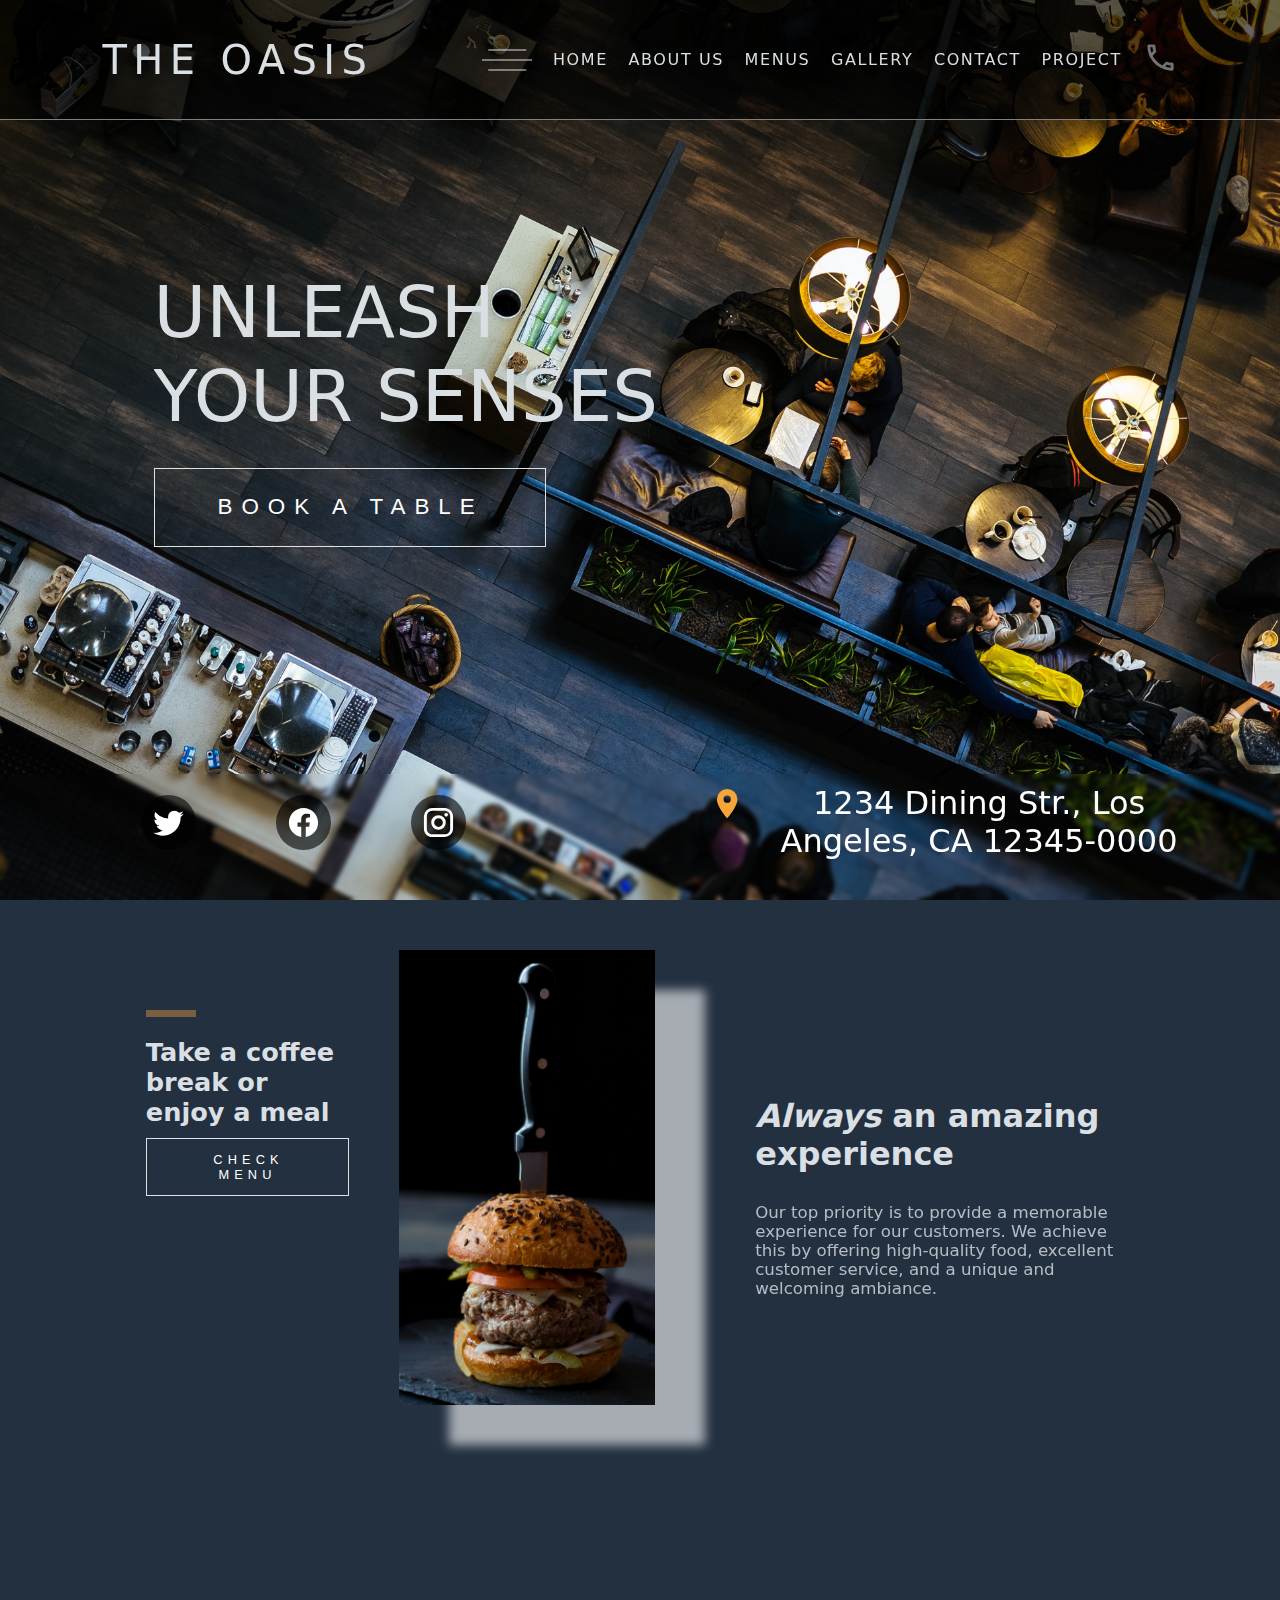
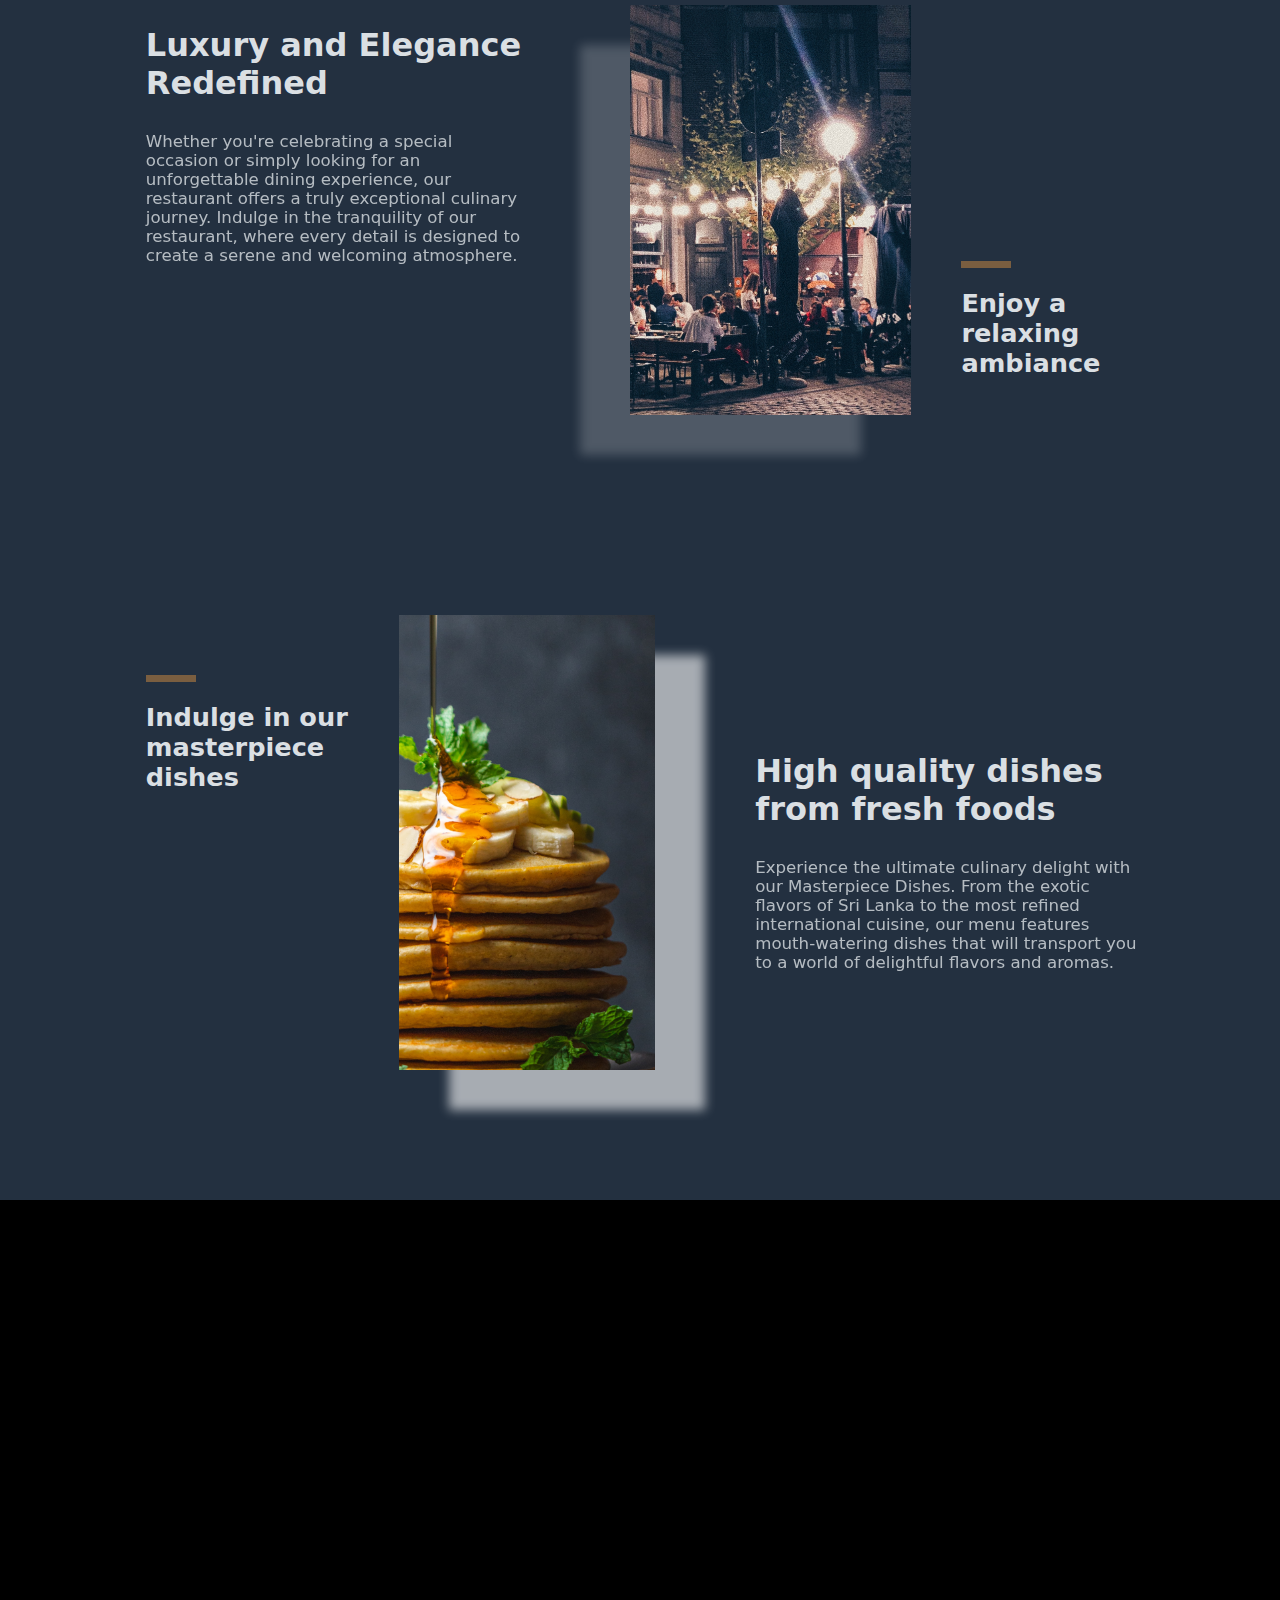
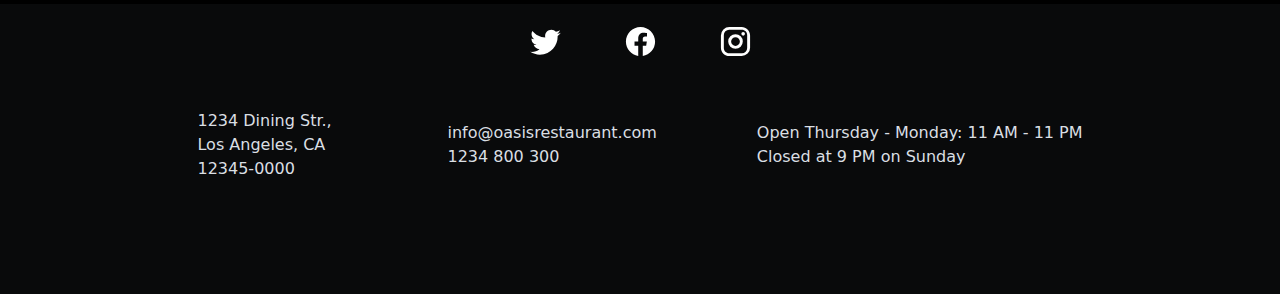
<file: index.html>
<!DOCTYPE html>
<html lang="en">
  <head>
    <meta charset="UTF-8" />
    <meta http-equiv="X-UA-Compatible" content="IE=edge" />
    <meta name="viewport" content="width=device-width, initial-scale=1.0" />
    <link rel="stylesheet" href="./style.css" />
    <script src="main.js" defer></script>
    <title>Oasis</title>
  </head>
  <body>
    <header>
      <div class="title">the oasis</div>
      <nav class="nav">
        <div class="hamburger">
          <span></span>
          <span></span>
          <span></span>
        </div>
        <div class="home nav-section-element">
          <a href="./index.html">home</a>
        </div>
        <div class="about-us nav-section-element">
          <a href="./about-us.html">about us</a>
        </div>
        <div class="menus nav-section-element">
          <a href="./menus.html">menus</a>
        </div>
        <div class="gallery nav-section-element">
          <a href="./gallery.html">gallery</a>
        </div>
        <div class="contact nav-section-element">
          <a href="./contact.html">contact</a>
        </div>
        <div class="project nav-section-element">
          <a href="./project.html">project</a>
        </div>
        <div class="phone">
          <a href="tel:+1234800300" class="phone-link"></a>
          <svg xmlns="http://www.w3.org/2000/svg" viewBox="0 0 24 24">
            <path
              fill="currentColor"
              d="M20,15.5C18.8,15.5 17.5,15.3 16.4,14.9C16.3,14.9 16.2,14.9 16.1,14.9C15.8,14.9 15.6,15 15.4,15.2L13.2,17.4C10.4,15.9 8,13.6 6.6,10.8L8.8,8.6C9.1,8.3 9.2,7.9 9,7.6C8.7,6.5 8.5,5.2 8.5,4C8.5,3.5 8,3 7.5,3H4C3.5,3 3,3.5 3,4C3,13.4 10.6,21 20,21C20.5,21 21,20.5 21,20V16.5C21,16 20.5,15.5 20,15.5M5,5H6.5C6.6,5.9 6.8,6.8 7,7.6L5.8,8.8C5.4,7.6 5.1,6.3 5,5M19,19C17.7,18.9 16.4,18.6 15.2,18.2L16.4,17C17.2,17.2 18.1,17.4 19,17.4V19Z"
            />
          </svg>
        </div>
      </nav>
    </header>
    <div class="menu-popup hidden hidden-content">
      <div class="close-button">
        <?xml version="1.0" encoding="utf-8"?>
        <!-- Generator: Adobe Illustrator 17.1.0, SVG Export Plug-In . SVG Version: 6.00 Build 0)  -->
        <!DOCTYPE svg PUBLIC "-//W3C//DTD SVG 1.1//EN" "http://www.w3.org/Graphics/SVG/1.1/DTD/svg11.dtd">
        <svg
          version="1.1"
          id="Layer_1"
          xmlns="http://www.w3.org/2000/svg"
          xmlns:xlink="http://www.w3.org/1999/xlink"
          x="0px"
          y="0px"
          viewBox="0 0 50 50"
          enable-background="new 0 0 50 50"
          xml:space="preserve"
        >
          <path
            fill="currentColor"
            d="M9.016,40.837c0.195,0.195,0.451,0.292,0.707,0.292c0.256,0,0.512-0.098,0.708-0.293l14.292-14.309
          l14.292,14.309c0.195,0.196,0.451,0.293,0.708,0.293c0.256,0,0.512-0.098,0.707-0.292c0.391-0.39,0.391-1.023,0.001-1.414
          L26.153,25.129L40.43,10.836c0.39-0.391,0.39-1.024-0.001-1.414c-0.392-0.391-1.024-0.391-1.414,0.001L24.722,23.732L10.43,9.423
          c-0.391-0.391-1.024-0.391-1.414-0.001c-0.391,0.39-0.391,1.023-0.001,1.414l14.276,14.293L9.015,39.423
          C8.625,39.813,8.625,40.447,9.016,40.837z"
          />
        </svg>
      </div>
      <nav class="nav">
        <ul>
          <li class="home"><a href="./index.html">home</a></li>
          <li class="about-us"><a href="./about-us.html">about us</a></li>
          <li class="menus"><a href="./menus.html">menus</a></li>
          <li class="gallery"><a href="./gallery.html">gallery</a></li>
          <li class="contact"><a href="./contact.html">contact</a></li>
          <li class="project"><a href="./project.html">project</a></li>
        </ul>
      </nav>
      <div class="contact-info">
        <a href="tel:+1234800300" class="phone-number">1234 800 300</a>
        <a href="./contact.html#book-a-table" class="btn"
          ><div class="btn-inner">book a table</div></a
        >
      </div>
    </div>
    <section class="top-section">
      <div class="background-image"></div>
      <div class="slogan">
        <div class="text">Unleash <br />your senses</div>
        <a href="./contact.html#book-a-table" class="btn"
          ><div class="btn-inner">book a table</div></a
        >
      </div>
      <div class="general-contact">
        <div class="social-media">
          <div class="twitter-icon social-media-icon">
            <svg xmlns="http://www.w3.org/2000/svg" viewBox="0 0 24 24">
              <path
                fill="currentColor"
                d="M22.46,6C21.69,6.35 20.86,6.58 20,6.69C20.88,6.16 21.56,5.32 21.88,4.31C21.05,4.81 20.13,5.16 19.16,5.36C18.37,4.5 17.26,4 16,4C13.65,4 11.73,5.92 11.73,8.29C11.73,8.63 11.77,8.96 11.84,9.27C8.28,9.09 5.11,7.38 3,4.79C2.63,5.42 2.42,6.16 2.42,6.94C2.42,8.43 3.17,9.75 4.33,10.5C3.62,10.5 2.96,10.3 2.38,10C2.38,10 2.38,10 2.38,10.03C2.38,12.11 3.86,13.85 5.82,14.24C5.46,14.34 5.08,14.39 4.69,14.39C4.42,14.39 4.15,14.36 3.89,14.31C4.43,16 6,17.26 7.89,17.29C6.43,18.45 4.58,19.13 2.56,19.13C2.22,19.13 1.88,19.11 1.54,19.07C3.44,20.29 5.7,21 8.12,21C16,21 20.33,14.46 20.33,8.79C20.33,8.6 20.33,8.42 20.32,8.23C21.16,7.63 21.88,6.87 22.46,6Z"
              />
            </svg>
          </div>
          <div class="facebook-icon social-media-icon">
            <svg xmlns="http://www.w3.org/2000/svg" viewBox="0 0 24 24">
              <path
                fill="currentColor"
                d="M12 2.04C6.5 2.04 2 6.53 2 12.06C2 17.06 5.66 21.21 10.44 21.96V14.96H7.9V12.06H10.44V9.85C10.44 7.34 11.93 5.96 14.22 5.96C15.31 5.96 16.45 6.15 16.45 6.15V8.62H15.19C13.95 8.62 13.56 9.39 13.56 10.18V12.06H16.34L15.89 14.96H13.56V21.96A10 10 0 0 0 22 12.06C22 6.53 17.5 2.04 12 2.04Z"
              />
            </svg>
          </div>
          <div class="instagram-icon social-media-icon">
            <svg xmlns="http://www.w3.org/2000/svg" viewBox="0 0 24 24">
              <path
                fill="currentColor"
                d="M7.8,2H16.2C19.4,2 22,4.6 22,7.8V16.2A5.8,5.8 0 0,1 16.2,22H7.8C4.6,22 2,19.4 2,16.2V7.8A5.8,5.8 0 0,1 7.8,2M7.6,4A3.6,3.6 0 0,0 4,7.6V16.4C4,18.39 5.61,20 7.6,20H16.4A3.6,3.6 0 0,0 20,16.4V7.6C20,5.61 18.39,4 16.4,4H7.6M17.25,5.5A1.25,1.25 0 0,1 18.5,6.75A1.25,1.25 0 0,1 17.25,8A1.25,1.25 0 0,1 16,6.75A1.25,1.25 0 0,1 17.25,5.5M12,7A5,5 0 0,1 17,12A5,5 0 0,1 12,17A5,5 0 0,1 7,12A5,5 0 0,1 12,7M12,9A3,3 0 0,0 9,12A3,3 0 0,0 12,15A3,3 0 0,0 15,12A3,3 0 0,0 12,9Z"
              />
            </svg>
          </div>
        </div>
        <div class="location">
          <div class="location-data">
            <div class="map-marker">
              <svg xmlns="http://www.w3.org/2000/svg" viewBox="0 0 24 24">
                <path
                  fill="currentColor"
                  d="M12,11.5A2.5,2.5 0 0,1 9.5,9A2.5,2.5 0 0,1 12,6.5A2.5,2.5 0 0,1 14.5,9A2.5,2.5 0 0,1 12,11.5M12,2A7,7 0 0,0 5,9C5,14.25 12,22 12,22C12,22 19,14.25 19,9A7,7 0 0,0 12,2Z"
                />
              </svg>
            </div>
            1234 Dining Str., Los Angeles, CA 12345-0000
          </div>
        </div>
      </div>
    </section>
    <section class="section-1">
      <div class="part">
        <div class="heading">
          <div class="decoration"></div>
          <div class="text">Take a coffee break or enjoy a meal</div>
          <a href="./menus.html" class="btn"
            ><div class="btn-inner">check menu</div></a
          >
        </div>
        <div class="image"></div>
        <div class="description">
          <h1 class="title"><em>Always</em> an amazing experience</h1>
          <p class="text">
            Our top priority is to provide a memorable experience for our
            customers. We achieve this by offering high-quality food, excellent
            customer service, and a unique and welcoming ambiance.
          </p>
        </div>
        <a href="./menus.html" class="btn"
          ><div class="btn-inner">check menu</div></a
        >
      </div>
      <div class="part">
        <div class="heading">
          <div class="decoration"></div>
          <div class="text">Enjoy a relaxing ambiance</div>
        </div>
        <div class="image"></div>
        <div class="description">
          <h1 class="title">Luxury and Elegance Redefined</h1>
          <p class="text">
            Whether you're celebrating a special occasion or simply looking for
            an unforgettable dining experience, our restaurant offers a truly
            exceptional culinary journey. Indulge in the tranquility of our
            restaurant, where every detail is designed to create a serene and
            welcoming atmosphere.
          </p>
        </div>
      </div>
      <div class="part">
        <div class="heading">
          <div class="decoration"></div>
          <div class="text">Indulge in our masterpiece dishes</div>
        </div>
        <div class="image"></div>
        <div class="description">
          <h1 class="title">High quality dishes from fresh foods</h1>
          <p class="text">
            Experience the ultimate culinary delight with our Masterpiece
            Dishes. From the exotic flavors of Sri Lanka to the most refined
            international cuisine, our menu features mouth-watering dishes that
            will transport you to a world of delightful flavors and aromas.
          </p>
        </div>
      </div>
    </section>
    <section class="section-2">
      <div style="width: 100%" class="map">
        <iframe
          scrolling="no"
          marginheight="0"
          marginwidth="0"
          src="https://maps.google.com/maps?width=100%25&amp;height=600&amp;hl=en&amp;q=Oasis,%20Strada%20Mihail%20Sebastian%20102,%20Bucure%C8%99ti%20050786,%20Romania+(Oasis)&amp;t=&amp;z=14&amp;ie=UTF8&amp;iwloc=B&amp;output=embed"
          width="100%"
          height="400"
          frameborder="0"
          ><a href="https://www.maps.ie/distance-area-calculator.html"
            >measure acres/hectares on map</a
          ></iframe
        >
      </div>
    </section>
    <footer>
      <div class="social-media-icons">
        <div class="twitter-icon social-media-icon">
          <svg xmlns="http://www.w3.org/2000/svg" viewBox="0 0 24 24">
            <path
              fill="currentColor"
              d="M22.46,6C21.69,6.35 20.86,6.58 20,6.69C20.88,6.16 21.56,5.32 21.88,4.31C21.05,4.81 20.13,5.16 19.16,5.36C18.37,4.5 17.26,4 16,4C13.65,4 11.73,5.92 11.73,8.29C11.73,8.63 11.77,8.96 11.84,9.27C8.28,9.09 5.11,7.38 3,4.79C2.63,5.42 2.42,6.16 2.42,6.94C2.42,8.43 3.17,9.75 4.33,10.5C3.62,10.5 2.96,10.3 2.38,10C2.38,10 2.38,10 2.38,10.03C2.38,12.11 3.86,13.85 5.82,14.24C5.46,14.34 5.08,14.39 4.69,14.39C4.42,14.39 4.15,14.36 3.89,14.31C4.43,16 6,17.26 7.89,17.29C6.43,18.45 4.58,19.13 2.56,19.13C2.22,19.13 1.88,19.11 1.54,19.07C3.44,20.29 5.7,21 8.12,21C16,21 20.33,14.46 20.33,8.79C20.33,8.6 20.33,8.42 20.32,8.23C21.16,7.63 21.88,6.87 22.46,6Z"
            />
          </svg>
        </div>
        <div class="facebook-icon social-media-icon">
          <svg xmlns="http://www.w3.org/2000/svg" viewBox="0 0 24 24">
            <path
              fill="currentColor"
              d="M12 2.04C6.5 2.04 2 6.53 2 12.06C2 17.06 5.66 21.21 10.44 21.96V14.96H7.9V12.06H10.44V9.85C10.44 7.34 11.93 5.96 14.22 5.96C15.31 5.96 16.45 6.15 16.45 6.15V8.62H15.19C13.95 8.62 13.56 9.39 13.56 10.18V12.06H16.34L15.89 14.96H13.56V21.96A10 10 0 0 0 22 12.06C22 6.53 17.5 2.04 12 2.04Z"
            />
          </svg>
        </div>
        <div class="instagram-icon social-media-icon">
          <svg xmlns="http://www.w3.org/2000/svg" viewBox="0 0 24 24">
            <path
              fill="currentColor"
              d="M7.8,2H16.2C19.4,2 22,4.6 22,7.8V16.2A5.8,5.8 0 0,1 16.2,22H7.8C4.6,22 2,19.4 2,16.2V7.8A5.8,5.8 0 0,1 7.8,2M7.6,4A3.6,3.6 0 0,0 4,7.6V16.4C4,18.39 5.61,20 7.6,20H16.4A3.6,3.6 0 0,0 20,16.4V7.6C20,5.61 18.39,4 16.4,4H7.6M17.25,5.5A1.25,1.25 0 0,1 18.5,6.75A1.25,1.25 0 0,1 17.25,8A1.25,1.25 0 0,1 16,6.75A1.25,1.25 0 0,1 17.25,5.5M12,7A5,5 0 0,1 17,12A5,5 0 0,1 12,17A5,5 0 0,1 7,12A5,5 0 0,1 12,7M12,9A3,3 0 0,0 9,12A3,3 0 0,0 12,15A3,3 0 0,0 15,12A3,3 0 0,0 12,9Z"
            />
          </svg>
        </div>
      </div>
      <div class="general-info">
        <div class="address-info">
          1234 Dining Str., Los Angeles, CA 12345-0000
        </div>
        <div class="contact-info">
          info@oasisrestaurant.com<br />1234 800 300
        </div>
        <div class="schedule">
          Open Thursday - Monday: 11 AM - 11 PM<br />Closed at 9 PM on Sunday
        </div>
      </div>
    </footer>
  </body>
</html>
</file>
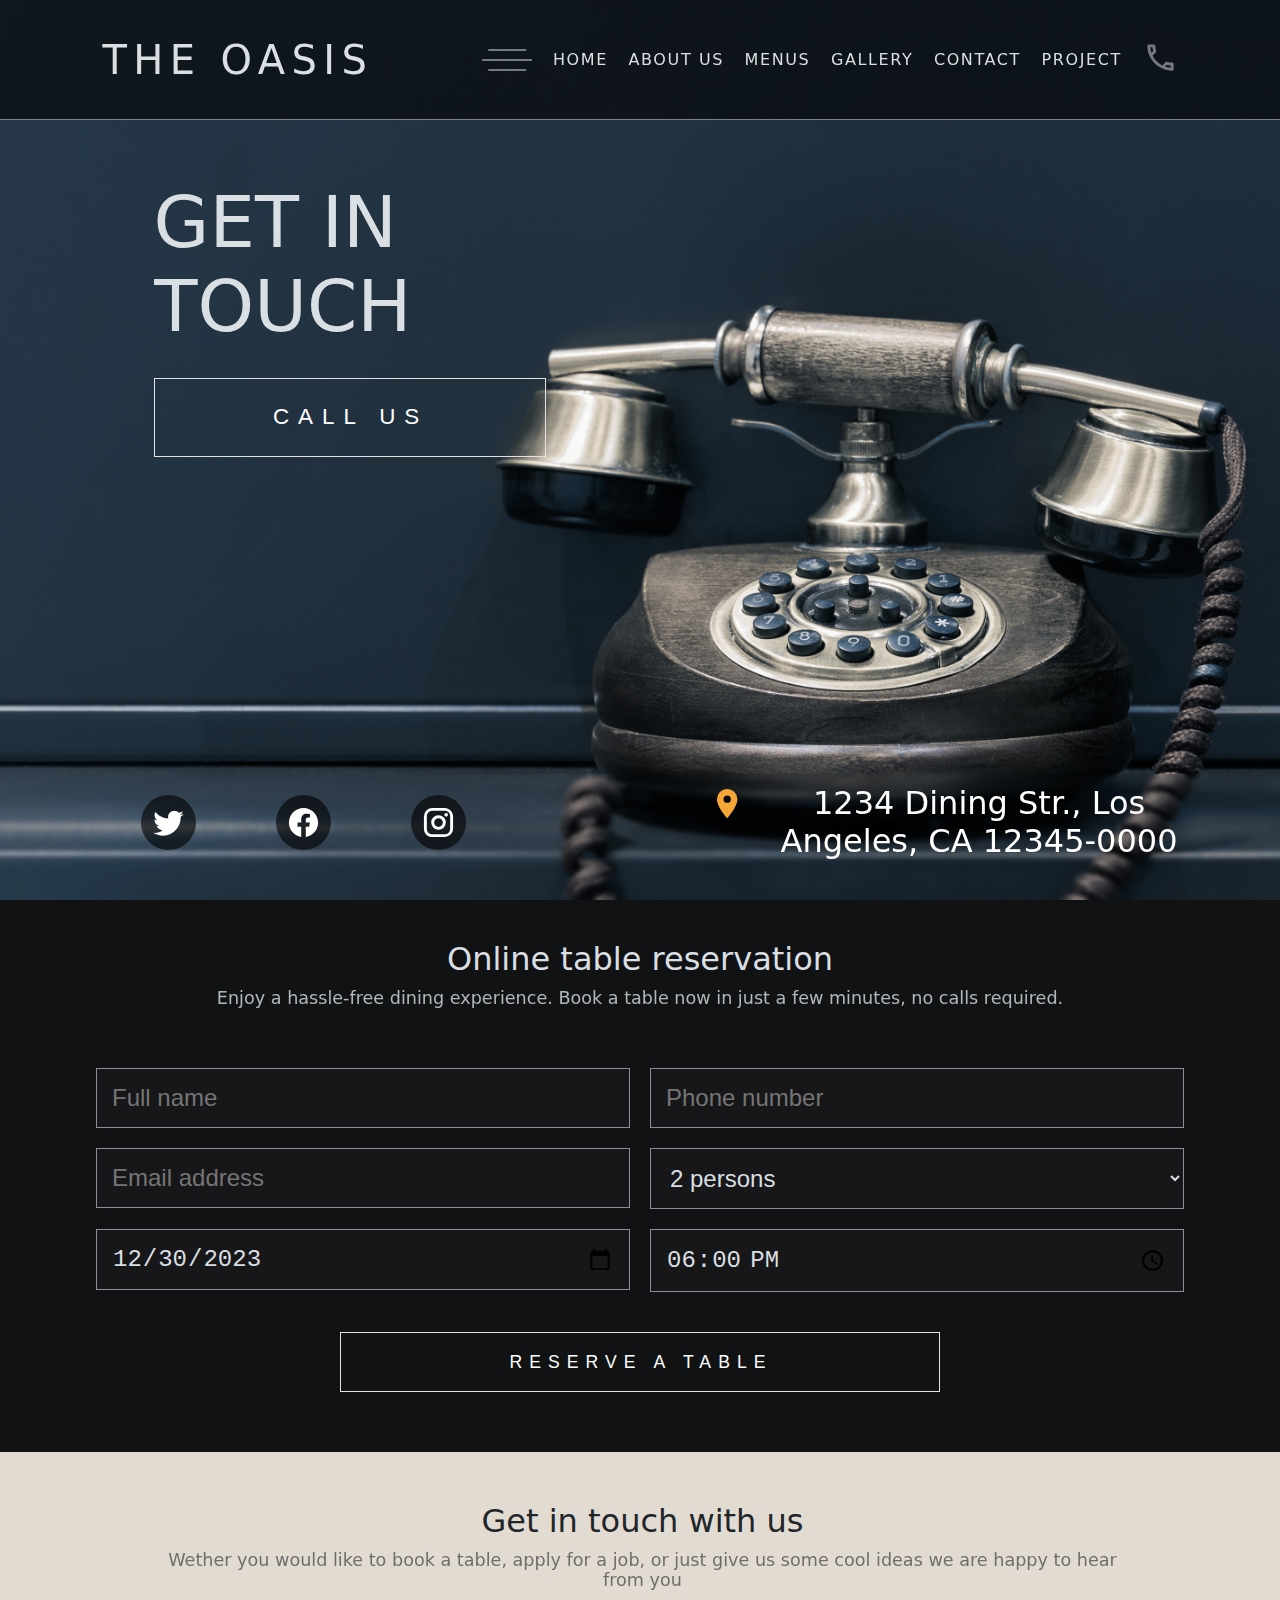
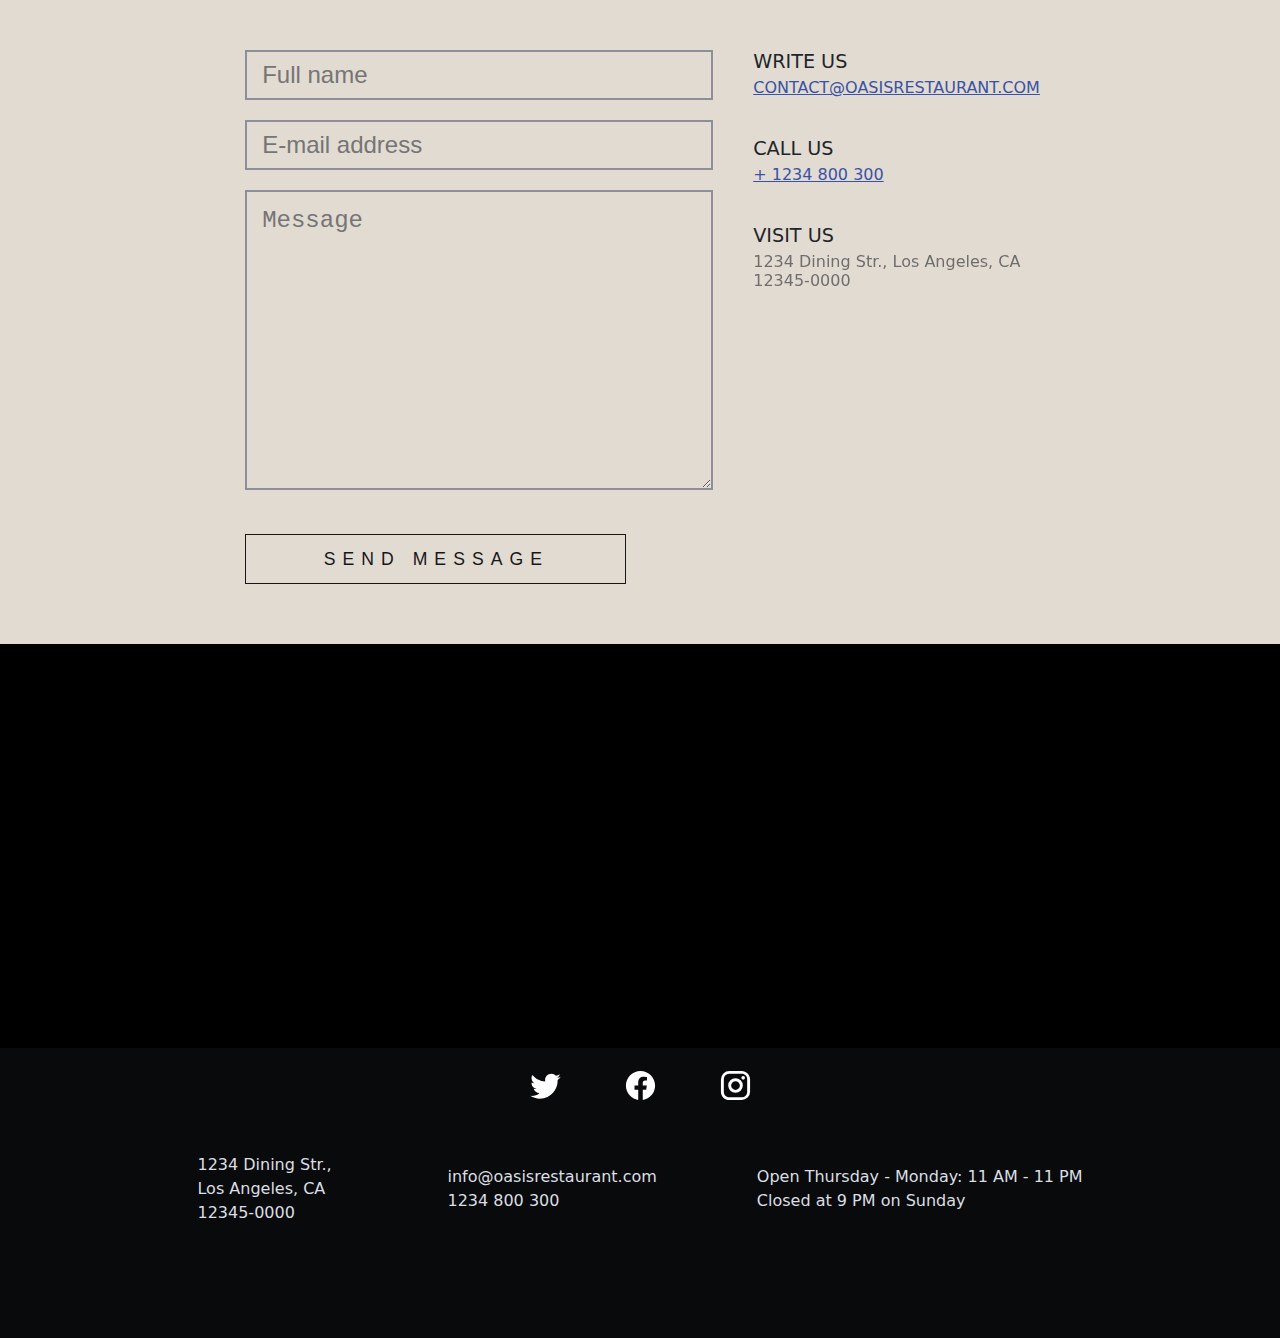
<file: contact.html>
<!DOCTYPE html>
<html lang="en" class="contact">
  <head>
    <meta charset="UTF-8" />
    <meta http-equiv="X-UA-Compatible" content="IE=edge" />
    <meta name="viewport" content="width=device-width, initial-scale=1.0" />
    <link rel="stylesheet" href="./style.css" />
    <link rel="stylesheet" href="./contact-style.css" />
    <script src="main.js" defer></script>
    <title>Oasis</title>
  </head>
  <body>
    <header>
      <div class="title">the oasis</div>
      <nav class="nav">
        <div class="hamburger">
          <span></span>
          <span></span>
          <span></span>
        </div>
        <div class="home nav-section-element">
          <a href="./index.html">home</a>
        </div>
        <div class="about-us nav-section-element">
          <a href="./about-us.html">about us</a>
        </div>
        <div class="menus nav-section-element">
          <a href="./menus.html">menus</a>
        </div>
        <div class="gallery nav-section-element">
          <a href="./gallery.html">gallery</a>
        </div>
        <div class="contact nav-section-element">
          <a href="./contact.html">contact</a>
        </div>
        <div class="project nav-section-element">
          <a href="./project.html">project</a>
        </div>
        <div class="phone">
          <a href="tel:+1234800300" class="phone-link"></a>
          <svg xmlns="http://www.w3.org/2000/svg" viewBox="0 0 24 24">
            <path
              fill="currentColor"
              d="M20,15.5C18.8,15.5 17.5,15.3 16.4,14.9C16.3,14.9 16.2,14.9 16.1,14.9C15.8,14.9 15.6,15 15.4,15.2L13.2,17.4C10.4,15.9 8,13.6 6.6,10.8L8.8,8.6C9.1,8.3 9.2,7.9 9,7.6C8.7,6.5 8.5,5.2 8.5,4C8.5,3.5 8,3 7.5,3H4C3.5,3 3,3.5 3,4C3,13.4 10.6,21 20,21C20.5,21 21,20.5 21,20V16.5C21,16 20.5,15.5 20,15.5M5,5H6.5C6.6,5.9 6.8,6.8 7,7.6L5.8,8.8C5.4,7.6 5.1,6.3 5,5M19,19C17.7,18.9 16.4,18.6 15.2,18.2L16.4,17C17.2,17.2 18.1,17.4 19,17.4V19Z"
            />
          </svg>
        </div>
      </nav>
    </header>
    <div class="menu-popup hidden hidden-content">
      <div class="close-button">
        <?xml version="1.0" encoding="utf-8"?>
        <!-- Generator: Adobe Illustrator 17.1.0, SVG Export Plug-In . SVG Version: 6.00 Build 0)  -->
        <!DOCTYPE svg PUBLIC "-//W3C//DTD SVG 1.1//EN" "http://www.w3.org/Graphics/SVG/1.1/DTD/svg11.dtd">
        <svg
          version="1.1"
          id="Layer_1"
          xmlns="http://www.w3.org/2000/svg"
          xmlns:xlink="http://www.w3.org/1999/xlink"
          x="0px"
          y="0px"
          viewBox="0 0 50 50"
          enable-background="new 0 0 50 50"
          xml:space="preserve"
        >
          <path
            fill="currentColor"
            d="M9.016,40.837c0.195,0.195,0.451,0.292,0.707,0.292c0.256,0,0.512-0.098,0.708-0.293l14.292-14.309
          l14.292,14.309c0.195,0.196,0.451,0.293,0.708,0.293c0.256,0,0.512-0.098,0.707-0.292c0.391-0.39,0.391-1.023,0.001-1.414
          L26.153,25.129L40.43,10.836c0.39-0.391,0.39-1.024-0.001-1.414c-0.392-0.391-1.024-0.391-1.414,0.001L24.722,23.732L10.43,9.423
          c-0.391-0.391-1.024-0.391-1.414-0.001c-0.391,0.39-0.391,1.023-0.001,1.414l14.276,14.293L9.015,39.423
          C8.625,39.813,8.625,40.447,9.016,40.837z"
          />
        </svg>
      </div>
      <nav class="nav">
        <ul>
          <li class="home"><a href="./index.html">home</a></li>
          <li class="about-us"><a href="./about-us.html">about us</a></li>
          <li class="menus"><a href="./menus.html">menus</a></li>
          <li class="gallery"><a href="./gallery.html">gallery</a></li>
          <li class="contact"><a href="./contact.html">contact</a></li>
          <li class="project"><a href="./project.html">project</a></li>
        </ul>
      </nav>
      <div class="contact-info">
        <a href="tel:+1234800300" class="phone-number">1234 800 300</a>
        <a href="./contact.html#book-a-table" class="btn"
          ><div class="btn-inner">book a table</div></a
        >
      </div>
    </div>
    <section class="top-section">
      <div class="background-image"></div>
      <div class="slogan">
        <div class="text">Get in touch</div>
        <a href="#get-in-touch" class="btn"
          ><div class="btn-inner">call us</div></a
        >
      </div>
      <div class="general-contact">
        <div class="social-media">
          <div class="twitter-icon social-media-icon">
            <svg xmlns="http://www.w3.org/2000/svg" viewBox="0 0 24 24">
              <path
                fill="currentColor"
                d="M22.46,6C21.69,6.35 20.86,6.58 20,6.69C20.88,6.16 21.56,5.32 21.88,4.31C21.05,4.81 20.13,5.16 19.16,5.36C18.37,4.5 17.26,4 16,4C13.65,4 11.73,5.92 11.73,8.29C11.73,8.63 11.77,8.96 11.84,9.27C8.28,9.09 5.11,7.38 3,4.79C2.63,5.42 2.42,6.16 2.42,6.94C2.42,8.43 3.17,9.75 4.33,10.5C3.62,10.5 2.96,10.3 2.38,10C2.38,10 2.38,10 2.38,10.03C2.38,12.11 3.86,13.85 5.82,14.24C5.46,14.34 5.08,14.39 4.69,14.39C4.42,14.39 4.15,14.36 3.89,14.31C4.43,16 6,17.26 7.89,17.29C6.43,18.45 4.58,19.13 2.56,19.13C2.22,19.13 1.88,19.11 1.54,19.07C3.44,20.29 5.7,21 8.12,21C16,21 20.33,14.46 20.33,8.79C20.33,8.6 20.33,8.42 20.32,8.23C21.16,7.63 21.88,6.87 22.46,6Z"
              />
            </svg>
          </div>
          <div class="facebook-icon social-media-icon">
            <svg xmlns="http://www.w3.org/2000/svg" viewBox="0 0 24 24">
              <path
                fill="currentColor"
                d="M12 2.04C6.5 2.04 2 6.53 2 12.06C2 17.06 5.66 21.21 10.44 21.96V14.96H7.9V12.06H10.44V9.85C10.44 7.34 11.93 5.96 14.22 5.96C15.31 5.96 16.45 6.15 16.45 6.15V8.62H15.19C13.95 8.62 13.56 9.39 13.56 10.18V12.06H16.34L15.89 14.96H13.56V21.96A10 10 0 0 0 22 12.06C22 6.53 17.5 2.04 12 2.04Z"
              />
            </svg>
          </div>
          <div class="instagram-icon social-media-icon">
            <svg xmlns="http://www.w3.org/2000/svg" viewBox="0 0 24 24">
              <path
                fill="currentColor"
                d="M7.8,2H16.2C19.4,2 22,4.6 22,7.8V16.2A5.8,5.8 0 0,1 16.2,22H7.8C4.6,22 2,19.4 2,16.2V7.8A5.8,5.8 0 0,1 7.8,2M7.6,4A3.6,3.6 0 0,0 4,7.6V16.4C4,18.39 5.61,20 7.6,20H16.4A3.6,3.6 0 0,0 20,16.4V7.6C20,5.61 18.39,4 16.4,4H7.6M17.25,5.5A1.25,1.25 0 0,1 18.5,6.75A1.25,1.25 0 0,1 17.25,8A1.25,1.25 0 0,1 16,6.75A1.25,1.25 0 0,1 17.25,5.5M12,7A5,5 0 0,1 17,12A5,5 0 0,1 12,17A5,5 0 0,1 7,12A5,5 0 0,1 12,7M12,9A3,3 0 0,0 9,12A3,3 0 0,0 12,15A3,3 0 0,0 15,12A3,3 0 0,0 12,9Z"
              />
            </svg>
          </div>
        </div>
        <div class="location">
          <div class="location-data">
            <div class="map-marker">
              <svg xmlns="http://www.w3.org/2000/svg" viewBox="0 0 24 24">
                <path
                  fill="currentColor"
                  d="M12,11.5A2.5,2.5 0 0,1 9.5,9A2.5,2.5 0 0,1 12,6.5A2.5,2.5 0 0,1 14.5,9A2.5,2.5 0 0,1 12,11.5M12,2A7,7 0 0,0 5,9C5,14.25 12,22 12,22C12,22 19,14.25 19,9A7,7 0 0,0 12,2Z"
                />
              </svg>
            </div>
            1234 Dining Str., Los Angeles, CA 12345-0000
          </div>
        </div>
      </div>
    </section>
    <section id="book-a-table">
      <div class="header">
        <div class="title">Online table reservation</div>
        <div class="text">
          Enjoy a hassle-free dining experience. Book a table now in just a few
          minutes, no calls required.
        </div>
      </div>
      <form
        class="table-reservation"
        action="https://httpbin.org/post"
        method="post"
      >
        <div class="field">
          <label for="user-name" class="hidden">Full name</label>
          <input
            class="form-element"
            id="user_name"
            name="user_name"
            type="text"
            placeholder="Full name"
            required=""
          />
        </div>
        <div class="field">
          <label for="user-phone" class="hidden">Phone number</label>
          <input
            class="form-element"
            id="user_phone"
            name="user_phone"
            type="tel"
            placeholder="Phone number"
            required=""
          />
        </div>
        <div class="field">
          <label for="user-email" class="hidden">Email address</label>
          <input
            class="form-element"
            id="user_email"
            name="user_email"
            type="email"
            placeholder="Email address"
            required=""
          />
        </div>
        <div class="field">
          <label for="guests" class="hidden">Guests</label>
          <select class="form-element" id="guests" name="guests" required="">
            <option value="1">1 person</option>
            <option value="2" selected="">2 persons</option>
            <option value="3">3 persons</option>
            <option value="4">4 persons</option>
            <option value="5">5 persons</option>
          </select>
        </div>
        <div class="field">
          <label for="date" class="hidden">Date</label>
          <input
            class="form-element"
            id="date"
            name="date"
            type="date"
            value="2023-12-30"
            required=""
          />
        </div>
        <div class="field">
          <label for="time" class="hidden">Time</label>
          <input
            class="form-element"
            id="time"
            name="time"
            type="time"
            value="18:00"
            required=""
          />
        </div>
        <button class="btn">
          <div class="btn-inner">reserve a table</div>
        </button>
      </form>
    </section>
    <section class="section-1" id="get-in-touch">
      <div class="header">
        <div class="title">Get in touch with us</div>
        <div class="text">
          Wether you would like to book a table, apply for a job, or just give
          us some cool ideas we are happy to hear from you
        </div>
      </div>
      <div class="content">
        <div class="contact-info">
          <div class="write-us">
            <div class="title">write us</div>
            <a href="mailto:contact@oasisrestaurant.com"
              >contact@oasisrestaurant.com</a
            >
          </div>
          <div class="call-us">
            <div class="title">call us</div>
            <a href="tel:+1234800300 ">+ 1234 800 300</a>
          </div>
          <div class="visit-us">
            <div class="title">visit us</div>
            <div class="address">
              1234 Dining Str., Los Angeles, CA 12345-0000
            </div>
          </div>
        </div>
        <form
          class="send-message"
          action="https://httpbin.org/post"
          method="post"
        >
          <div class="full-name">
            <label class="hidden" for="user_name">Full name</label>
            <input
              class="form-element"
              id="user_name"
              name="user_name"
              type="text"
              placeholder="Full name"
              required=""
            />
          </div>
          <div class="email-address">
            <label class="hidden" for="user_email">E-mail address</label>
            <input
              class="form-element"
              id="user_email"
              name="user_email"
              type="email"
              placeholder="E-mail address"
              required=""
            />
          </div>
          <div class="message">
            <label class="hidden" for="message">Message</label>
            <textarea
              class="form-element"
              id="message"
              name="message"
              rows="9"
              placeholder="Message"
              required=""
            ></textarea>
          </div>
          <button class="btn">
            <div class="btn-inner">send message</div>
          </button>
        </form>
      </div>
    </section>
    <section class="section-2">
      <div style="width: 100%" class="map">
        <iframe
          scrolling="no"
          marginheight="0"
          marginwidth="0"
          src="https://maps.google.com/maps?width=100%25&amp;height=600&amp;hl=en&amp;q=Oasis,%20Strada%20Mihail%20Sebastian%20102,%20Bucure%C8%99ti%20050786,%20Romania+(Oasis)&amp;t=&amp;z=14&amp;ie=UTF8&amp;iwloc=B&amp;output=embed"
          width="100%"
          height="400"
          frameborder="0"
          ><a href="https://www.maps.ie/distance-area-calculator.html"
            >measure acres/hectares on map</a
          ></iframe
        >
      </div>
    </section>
    <footer>
      <div class="social-media-icons">
        <div class="twitter-icon social-media-icon">
          <svg xmlns="http://www.w3.org/2000/svg" viewBox="0 0 24 24">
            <path
              fill="currentColor"
              d="M22.46,6C21.69,6.35 20.86,6.58 20,6.69C20.88,6.16 21.56,5.32 21.88,4.31C21.05,4.81 20.13,5.16 19.16,5.36C18.37,4.5 17.26,4 16,4C13.65,4 11.73,5.92 11.73,8.29C11.73,8.63 11.77,8.96 11.84,9.27C8.28,9.09 5.11,7.38 3,4.79C2.63,5.42 2.42,6.16 2.42,6.94C2.42,8.43 3.17,9.75 4.33,10.5C3.62,10.5 2.96,10.3 2.38,10C2.38,10 2.38,10 2.38,10.03C2.38,12.11 3.86,13.85 5.82,14.24C5.46,14.34 5.08,14.39 4.69,14.39C4.42,14.39 4.15,14.36 3.89,14.31C4.43,16 6,17.26 7.89,17.29C6.43,18.45 4.58,19.13 2.56,19.13C2.22,19.13 1.88,19.11 1.54,19.07C3.44,20.29 5.7,21 8.12,21C16,21 20.33,14.46 20.33,8.79C20.33,8.6 20.33,8.42 20.32,8.23C21.16,7.63 21.88,6.87 22.46,6Z"
            />
          </svg>
        </div>
        <div class="facebook-icon social-media-icon">
          <svg xmlns="http://www.w3.org/2000/svg" viewBox="0 0 24 24">
            <path
              fill="currentColor"
              d="M12 2.04C6.5 2.04 2 6.53 2 12.06C2 17.06 5.66 21.21 10.44 21.96V14.96H7.9V12.06H10.44V9.85C10.44 7.34 11.93 5.96 14.22 5.96C15.31 5.96 16.45 6.15 16.45 6.15V8.62H15.19C13.95 8.62 13.56 9.39 13.56 10.18V12.06H16.34L15.89 14.96H13.56V21.96A10 10 0 0 0 22 12.06C22 6.53 17.5 2.04 12 2.04Z"
            />
          </svg>
        </div>
        <div class="instagram-icon social-media-icon">
          <svg xmlns="http://www.w3.org/2000/svg" viewBox="0 0 24 24">
            <path
              fill="currentColor"
              d="M7.8,2H16.2C19.4,2 22,4.6 22,7.8V16.2A5.8,5.8 0 0,1 16.2,22H7.8C4.6,22 2,19.4 2,16.2V7.8A5.8,5.8 0 0,1 7.8,2M7.6,4A3.6,3.6 0 0,0 4,7.6V16.4C4,18.39 5.61,20 7.6,20H16.4A3.6,3.6 0 0,0 20,16.4V7.6C20,5.61 18.39,4 16.4,4H7.6M17.25,5.5A1.25,1.25 0 0,1 18.5,6.75A1.25,1.25 0 0,1 17.25,8A1.25,1.25 0 0,1 16,6.75A1.25,1.25 0 0,1 17.25,5.5M12,7A5,5 0 0,1 17,12A5,5 0 0,1 12,17A5,5 0 0,1 7,12A5,5 0 0,1 12,7M12,9A3,3 0 0,0 9,12A3,3 0 0,0 12,15A3,3 0 0,0 15,12A3,3 0 0,0 12,9Z"
            />
          </svg>
        </div>
      </div>
      <div class="general-info">
        <div class="address-info">
          1234 Dining Str., Los Angeles, CA 12345-0000
        </div>
        <div class="contact-info">
          info@oasisrestaurant.com<br />1234 800 300
        </div>
        <div class="schedule">
          Open Thursday - Monday: 11 AM - 11 PM<br />Closed at 9 PM on Sunday
        </div>
      </div>
    </footer>
  </body>
</html>
</file>
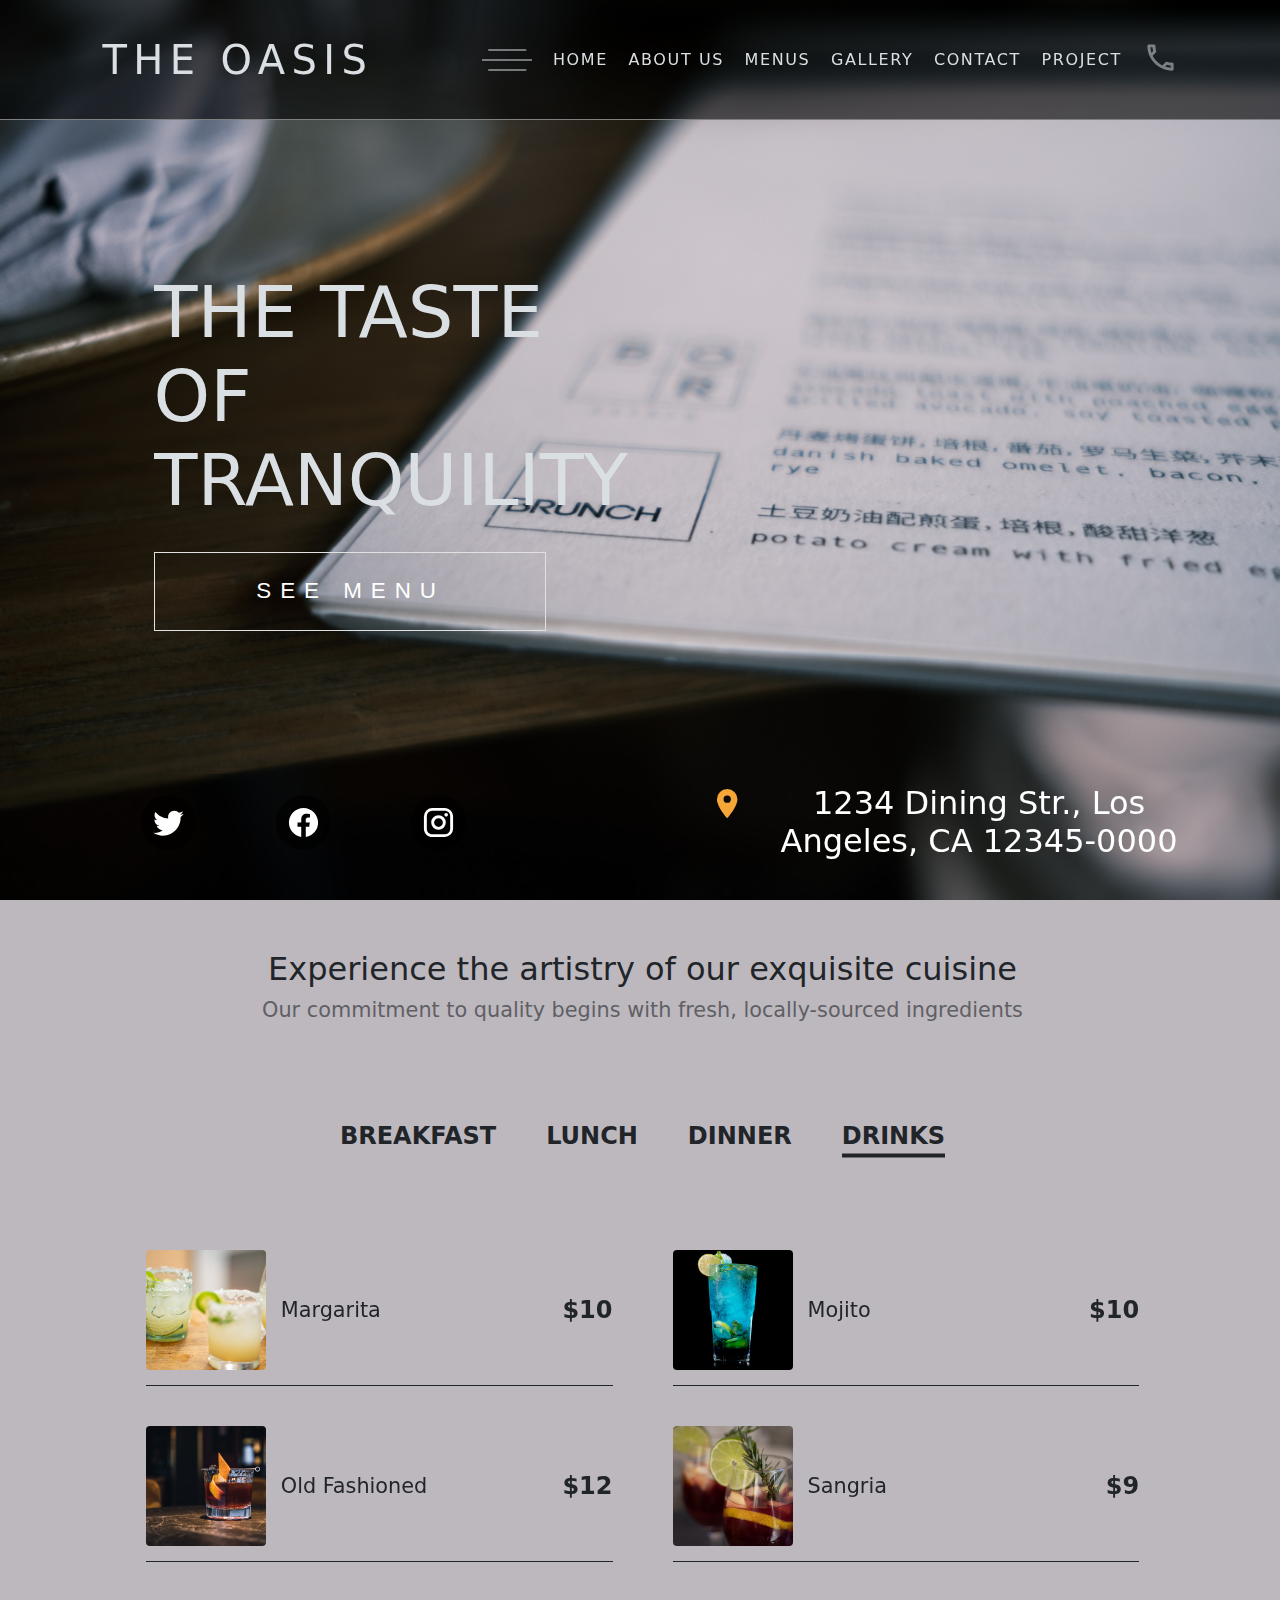
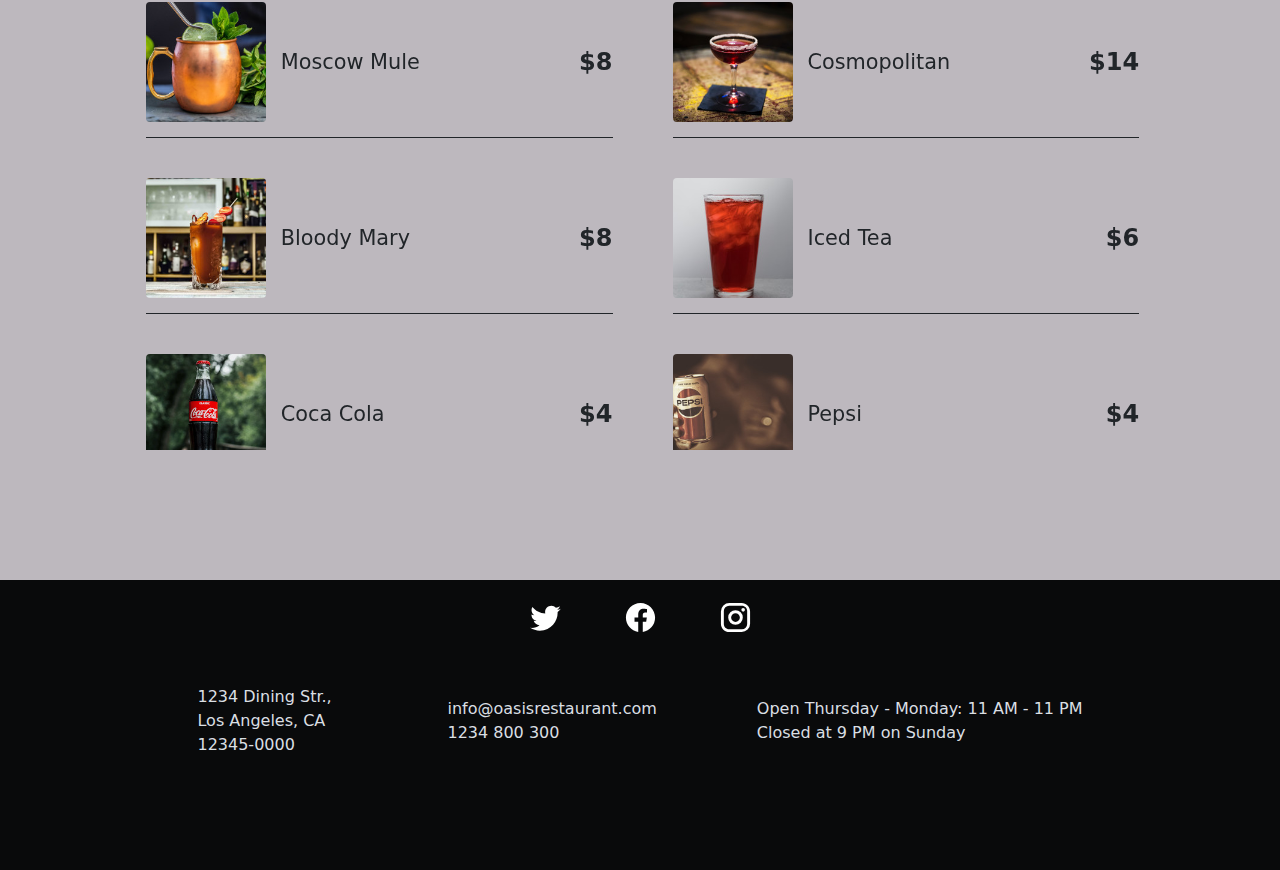
<file: menus.html>
<!DOCTYPE html>
<html lang="en" class="menus">
  <head>
    <meta charset="UTF-8" />
    <meta http-equiv="X-UA-Compatible" content="IE=edge" />
    <meta name="viewport" content="width=device-width, initial-scale=1.0" />
    <link rel="stylesheet" href="./style.css" />
    <link rel="stylesheet" href="./menus-style.css" />
    <script src="main.js" defer></script>
    <title>Oasis</title>
  </head>
  <body>
    <header>
      <div class="title">the oasis</div>
      <nav class="nav">
        <div class="hamburger">
          <span></span>
          <span></span>
          <span></span>
        </div>
        <div class="home nav-section-element">
          <a href="./index.html">home</a>
        </div>
        <div class="about-us nav-section-element">
          <a href="./about-us.html">about us</a>
        </div>
        <div class="menus nav-section-element">
          <a href="./menus.html">menus</a>
        </div>
        <div class="gallery nav-section-element">
          <a href="./gallery.html">gallery</a>
        </div>
        <div class="contact nav-section-element">
          <a href="./contact.html">contact</a>
        </div>
        <div class="project nav-section-element">
          <a href="./project.html">project</a>
        </div>
        <div class="phone">
          <a href="tel:+1234800300" class="phone-link"></a>
          <svg xmlns="http://www.w3.org/2000/svg" viewBox="0 0 24 24">
            <path
              fill="currentColor"
              d="M20,15.5C18.8,15.5 17.5,15.3 16.4,14.9C16.3,14.9 16.2,14.9 16.1,14.9C15.8,14.9 15.6,15 15.4,15.2L13.2,17.4C10.4,15.9 8,13.6 6.6,10.8L8.8,8.6C9.1,8.3 9.2,7.9 9,7.6C8.7,6.5 8.5,5.2 8.5,4C8.5,3.5 8,3 7.5,3H4C3.5,3 3,3.5 3,4C3,13.4 10.6,21 20,21C20.5,21 21,20.5 21,20V16.5C21,16 20.5,15.5 20,15.5M5,5H6.5C6.6,5.9 6.8,6.8 7,7.6L5.8,8.8C5.4,7.6 5.1,6.3 5,5M19,19C17.7,18.9 16.4,18.6 15.2,18.2L16.4,17C17.2,17.2 18.1,17.4 19,17.4V19Z"
            />
          </svg>
        </div>
      </nav>
    </header>
    <div class="menu-popup hidden hidden-content">
      <div class="close-button">
        <?xml version="1.0" encoding="utf-8"?>
        <!-- Generator: Adobe Illustrator 17.1.0, SVG Export Plug-In . SVG Version: 6.00 Build 0)  -->
        <!DOCTYPE svg PUBLIC "-//W3C//DTD SVG 1.1//EN" "http://www.w3.org/Graphics/SVG/1.1/DTD/svg11.dtd">
        <svg
          version="1.1"
          id="Layer_1"
          xmlns="http://www.w3.org/2000/svg"
          xmlns:xlink="http://www.w3.org/1999/xlink"
          x="0px"
          y="0px"
          viewBox="0 0 50 50"
          enable-background="new 0 0 50 50"
          xml:space="preserve"
        >
          <path
            fill="currentColor"
            d="M9.016,40.837c0.195,0.195,0.451,0.292,0.707,0.292c0.256,0,0.512-0.098,0.708-0.293l14.292-14.309
          l14.292,14.309c0.195,0.196,0.451,0.293,0.708,0.293c0.256,0,0.512-0.098,0.707-0.292c0.391-0.39,0.391-1.023,0.001-1.414
          L26.153,25.129L40.43,10.836c0.39-0.391,0.39-1.024-0.001-1.414c-0.392-0.391-1.024-0.391-1.414,0.001L24.722,23.732L10.43,9.423
          c-0.391-0.391-1.024-0.391-1.414-0.001c-0.391,0.39-0.391,1.023-0.001,1.414l14.276,14.293L9.015,39.423
          C8.625,39.813,8.625,40.447,9.016,40.837z"
          />
        </svg>
      </div>
      <nav class="nav">
        <ul>
          <li class="home"><a href="./index.html">home</a></li>
          <li class="about-us"><a href="./about-us.html">about us</a></li>
          <li class="menus"><a href="./menus.html">menus</a></li>
          <li class="gallery"><a href="./gallery.html">gallery</a></li>
          <li class="contact"><a href="./contact.html">contact</a></li>
          <li class="project"><a href="./project.html">project</a></li>
        </ul>
      </nav>
      <div class="contact-info">
        <a href="tel:+1234800300" class="phone-number">1234 800 300</a>
        <a href="./contact.html#book-a-table" class="btn"
          ><div class="btn-inner">book a table</div></a
        >
      </div>
    </div>
    <section class="top-section">
      <div class="background-image"></div>
      <div class="slogan">
        <div class="text">the taste <br />of tranquility</div>
        <a href="#menu" class="btn"><div class="btn-inner">see menu</div></a>
      </div>
      <div class="general-contact">
        <div class="social-media">
          <div class="twitter-icon social-media-icon">
            <svg xmlns="http://www.w3.org/2000/svg" viewBox="0 0 24 24">
              <path
                fill="currentColor"
                d="M22.46,6C21.69,6.35 20.86,6.58 20,6.69C20.88,6.16 21.56,5.32 21.88,4.31C21.05,4.81 20.13,5.16 19.16,5.36C18.37,4.5 17.26,4 16,4C13.65,4 11.73,5.92 11.73,8.29C11.73,8.63 11.77,8.96 11.84,9.27C8.28,9.09 5.11,7.38 3,4.79C2.63,5.42 2.42,6.16 2.42,6.94C2.42,8.43 3.17,9.75 4.33,10.5C3.62,10.5 2.96,10.3 2.38,10C2.38,10 2.38,10 2.38,10.03C2.38,12.11 3.86,13.85 5.82,14.24C5.46,14.34 5.08,14.39 4.69,14.39C4.42,14.39 4.15,14.36 3.89,14.31C4.43,16 6,17.26 7.89,17.29C6.43,18.45 4.58,19.13 2.56,19.13C2.22,19.13 1.88,19.11 1.54,19.07C3.44,20.29 5.7,21 8.12,21C16,21 20.33,14.46 20.33,8.79C20.33,8.6 20.33,8.42 20.32,8.23C21.16,7.63 21.88,6.87 22.46,6Z"
              />
            </svg>
          </div>
          <div class="facebook-icon social-media-icon">
            <svg xmlns="http://www.w3.org/2000/svg" viewBox="0 0 24 24">
              <path
                fill="currentColor"
                d="M12 2.04C6.5 2.04 2 6.53 2 12.06C2 17.06 5.66 21.21 10.44 21.96V14.96H7.9V12.06H10.44V9.85C10.44 7.34 11.93 5.96 14.22 5.96C15.31 5.96 16.45 6.15 16.45 6.15V8.62H15.19C13.95 8.62 13.56 9.39 13.56 10.18V12.06H16.34L15.89 14.96H13.56V21.96A10 10 0 0 0 22 12.06C22 6.53 17.5 2.04 12 2.04Z"
              />
            </svg>
          </div>
          <div class="instagram-icon social-media-icon">
            <svg xmlns="http://www.w3.org/2000/svg" viewBox="0 0 24 24">
              <path
                fill="currentColor"
                d="M7.8,2H16.2C19.4,2 22,4.6 22,7.8V16.2A5.8,5.8 0 0,1 16.2,22H7.8C4.6,22 2,19.4 2,16.2V7.8A5.8,5.8 0 0,1 7.8,2M7.6,4A3.6,3.6 0 0,0 4,7.6V16.4C4,18.39 5.61,20 7.6,20H16.4A3.6,3.6 0 0,0 20,16.4V7.6C20,5.61 18.39,4 16.4,4H7.6M17.25,5.5A1.25,1.25 0 0,1 18.5,6.75A1.25,1.25 0 0,1 17.25,8A1.25,1.25 0 0,1 16,6.75A1.25,1.25 0 0,1 17.25,5.5M12,7A5,5 0 0,1 17,12A5,5 0 0,1 12,17A5,5 0 0,1 7,12A5,5 0 0,1 12,7M12,9A3,3 0 0,0 9,12A3,3 0 0,0 12,15A3,3 0 0,0 15,12A3,3 0 0,0 12,9Z"
              />
            </svg>
          </div>
        </div>
        <div class="location">
          <div class="location-data">
            <div class="map-marker">
              <svg xmlns="http://www.w3.org/2000/svg" viewBox="0 0 24 24">
                <path
                  fill="currentColor"
                  d="M12,11.5A2.5,2.5 0 0,1 9.5,9A2.5,2.5 0 0,1 12,6.5A2.5,2.5 0 0,1 14.5,9A2.5,2.5 0 0,1 12,11.5M12,2A7,7 0 0,0 5,9C5,14.25 12,22 12,22C12,22 19,14.25 19,9A7,7 0 0,0 12,2Z"
                />
              </svg>
            </div>
            1234 Dining Str., Los Angeles, CA 12345-0000
          </div>
        </div>
      </div>
    </section>
    <section class="section-1" id="menu">
      <div class="header">
        <div class="title">
          Experience the artistry of our exquisite cuisine
        </div>
        <div class="text">
          Our commitment to quality begins with fresh, locally-sourced
          ingredients
        </div>
      </div>
      <nav class="menu-nav drinks">
        <ul>
          <li class="tab breakfast">breakfast</li>
          <li class="tab lunch">lunch</li>
          <li class="tab dinner">dinner</li>
          <li class="tab drinks">drinks</li>
        </ul>
      </nav>
      <div class="dishes-grid">
        <div class="breakfast dishes-section">
          <div class="dish breakfast-burrito">
            <div class="image"></div>
            <div class="title">breakfast burrito</div>
            <div class="price">&#36;15</div>
          </div>
          <div class="dish avocado-toast">
            <div class="image"></div>
            <div class="title">avocado toast</div>
            <div class="price">&#36;9</div>
          </div>
          <div class="dish belgian-waffles">
            <div class="image"></div>
            <div class="title">belgian waffles</div>
            <div class="price">&#36;12</div>
          </div>
          <div class="dish breakfast-sandwich">
            <div class="image"></div>
            <div class="title">breakfast sandwich</div>
            <div class="price">&#36;10</div>
          </div>
          <div class="dish breakfast-blt">
            <div class="image"></div>
            <div class="title">breakfast BLT</div>
            <div class="price">&#36;10</div>
          </div>
          <div class="dish breakfast-fajitas">
            <div class="image"></div>
            <div class="title">breakfast fajitas</div>
            <div class="price">&#36;15</div>
          </div>
          <div class="dish breakfast-pizza">
            <div class="image"></div>
            <div class="title">breakfast pizza</div>
            <div class="price">&#36;12</div>
          </div>
          <div class="dish breakfast-quesadilla">
            <div class="image"></div>
            <div class="title">breakfast quesadilla</div>
            <div class="price">&#36;16</div>
          </div>
          <div class="dish croque-madame">
            <div class="image"></div>
            <div class="title">croque madame</div>
            <div class="price">&#36;15</div>
          </div>
          <div class="dish peanut-butter-banana-toast">
            <div class="image"></div>
            <div class="title">peanut butter and banana toast</div>
            <div class="price">&#36;10</div>
          </div>
        </div>
        <div class="lunch dishes-section">
          <div class="dish caesar-salad">
            <div class="image"></div>
            <div class="title">caesar salad</div>
            <div class="price">&#36;16</div>
          </div>
          <div class="dish quinoa-bowl">
            <div class="image"></div>
            <div class="title">quinoa bowl</div>
            <div class="price">&#36;13</div>
          </div>
          <div class="dish veggie-burger">
            <div class="image"></div>
            <div class="title">veggie burger</div>
            <div class="price">&#36;14</div>
          </div>
          <div class="dish burger">
            <div class="image"></div>
            <div class="title">burger</div>
            <div class="price">&#36;15</div>
          </div>
          <div class="dish sushi-rolls">
            <div class="image"></div>
            <div class="title">sushi rolls</div>
            <div class="price">&#36;16</div>
          </div>
          <div class="dish tomato-soup">
            <div class="image"></div>
            <div class="title">tomato soup</div>
            <div class="price">&#36;15</div>
          </div>
        </div>
        <div class="dinner dishes-section">
          <div class="dish spaghetti-meatballs">
            <div class="image"></div>
            <div class="title">spaghetti with meatballs</div>
            <div class="price">&#36;16</div>
          </div>
          <div class="dish baked-salmon">
            <div class="image"></div>
            <div class="title">baked salmon</div>
            <div class="price">&#36;20</div>
          </div>
          <div class="dish beef-stir-fry">
            <div class="image"></div>
            <div class="title">beef stir fry</div>
            <div class="price">&#36;18</div>
          </div>
          <div class="dish veggie-stir-fry">
            <div class="image"></div>
            <div class="title">veggie stir fry</div>
            <div class="price">&#36;16</div>
          </div>
          <div class="dish sheperds-pie">
            <div class="image"></div>
            <div class="title">sheperds pie</div>
            <div class="price">&#36;15</div>
          </div>
          <div class="dish lasagna">
            <div class="image"></div>
            <div class="title">lasagna</div>
            <div class="price">&#36;16</div>
          </div>
        </div>
        <div class="drinks dishes-section">
          <div class="dish margarita">
            <div class="image"></div>
            <div class="title">margarita</div>
            <div class="price">&#36;10</div>
          </div>
          <div class="dish mojito">
            <div class="image"></div>
            <div class="title">mojito</div>
            <div class="price">&#36;10</div>
          </div>
          <div class="dish old-fashioned">
            <div class="image"></div>
            <div class="title">old fashioned</div>
            <div class="price">&#36;12</div>
          </div>
          <div class="dish sangria">
            <div class="image"></div>
            <div class="title">sangria</div>
            <div class="price">&#36;9</div>
          </div>
          <div class="dish moscow-mule">
            <div class="image"></div>
            <div class="title">moscow mule</div>
            <div class="price">&#36;8</div>
          </div>
          <div class="dish cosmopolitan">
            <div class="image"></div>
            <div class="title">cosmopolitan</div>
            <div class="price">&#36;14</div>
          </div>
          <div class="dish bloody-mary">
            <div class="image"></div>
            <div class="title">bloody mary</div>
            <div class="price">&#36;8</div>
          </div>
          <div class="dish iced-tea">
            <div class="image"></div>
            <div class="title">iced tea</div>
            <div class="price">&#36;6</div>
          </div>
          <div class="dish coca-cola">
            <div class="image"></div>
            <div class="title">coca cola</div>
            <div class="price">&#36;4</div>
          </div>
          <div class="dish pepsi">
            <div class="image"></div>
            <div class="title">pepsi</div>
            <div class="price">&#36;4</div>
          </div>
        </div>
      </div>
    </section>
    <footer>
      <div class="social-media-icons">
        <div class="twitter-icon social-media-icon">
          <svg xmlns="http://www.w3.org/2000/svg" viewBox="0 0 24 24">
            <path
              fill="currentColor"
              d="M22.46,6C21.69,6.35 20.86,6.58 20,6.69C20.88,6.16 21.56,5.32 21.88,4.31C21.05,4.81 20.13,5.16 19.16,5.36C18.37,4.5 17.26,4 16,4C13.65,4 11.73,5.92 11.73,8.29C11.73,8.63 11.77,8.96 11.84,9.27C8.28,9.09 5.11,7.38 3,4.79C2.63,5.42 2.42,6.16 2.42,6.94C2.42,8.43 3.17,9.75 4.33,10.5C3.62,10.5 2.96,10.3 2.38,10C2.38,10 2.38,10 2.38,10.03C2.38,12.11 3.86,13.85 5.82,14.24C5.46,14.34 5.08,14.39 4.69,14.39C4.42,14.39 4.15,14.36 3.89,14.31C4.43,16 6,17.26 7.89,17.29C6.43,18.45 4.58,19.13 2.56,19.13C2.22,19.13 1.88,19.11 1.54,19.07C3.44,20.29 5.7,21 8.12,21C16,21 20.33,14.46 20.33,8.79C20.33,8.6 20.33,8.42 20.32,8.23C21.16,7.63 21.88,6.87 22.46,6Z"
            />
          </svg>
        </div>
        <div class="facebook-icon social-media-icon">
          <svg xmlns="http://www.w3.org/2000/svg" viewBox="0 0 24 24">
            <path
              fill="currentColor"
              d="M12 2.04C6.5 2.04 2 6.53 2 12.06C2 17.06 5.66 21.21 10.44 21.96V14.96H7.9V12.06H10.44V9.85C10.44 7.34 11.93 5.96 14.22 5.96C15.31 5.96 16.45 6.15 16.45 6.15V8.62H15.19C13.95 8.62 13.56 9.39 13.56 10.18V12.06H16.34L15.89 14.96H13.56V21.96A10 10 0 0 0 22 12.06C22 6.53 17.5 2.04 12 2.04Z"
            />
          </svg>
        </div>
        <div class="instagram-icon social-media-icon">
          <svg xmlns="http://www.w3.org/2000/svg" viewBox="0 0 24 24">
            <path
              fill="currentColor"
              d="M7.8,2H16.2C19.4,2 22,4.6 22,7.8V16.2A5.8,5.8 0 0,1 16.2,22H7.8C4.6,22 2,19.4 2,16.2V7.8A5.8,5.8 0 0,1 7.8,2M7.6,4A3.6,3.6 0 0,0 4,7.6V16.4C4,18.39 5.61,20 7.6,20H16.4A3.6,3.6 0 0,0 20,16.4V7.6C20,5.61 18.39,4 16.4,4H7.6M17.25,5.5A1.25,1.25 0 0,1 18.5,6.75A1.25,1.25 0 0,1 17.25,8A1.25,1.25 0 0,1 16,6.75A1.25,1.25 0 0,1 17.25,5.5M12,7A5,5 0 0,1 17,12A5,5 0 0,1 12,17A5,5 0 0,1 7,12A5,5 0 0,1 12,7M12,9A3,3 0 0,0 9,12A3,3 0 0,0 12,15A3,3 0 0,0 15,12A3,3 0 0,0 12,9Z"
            />
          </svg>
        </div>
      </div>
      <div class="general-info">
        <div class="address-info">
          1234 Dining Str., Los Angeles, CA 12345-0000
        </div>
        <div class="contact-info">
          info@oasisrestaurant.com<br />1234 800 300
        </div>
        <div class="schedule">
          Open Thursday - Monday: 11 AM - 11 PM<br />Closed at 9 PM on Sunday
        </div>
      </div>
    </footer>
  </body>
</html>
</file>
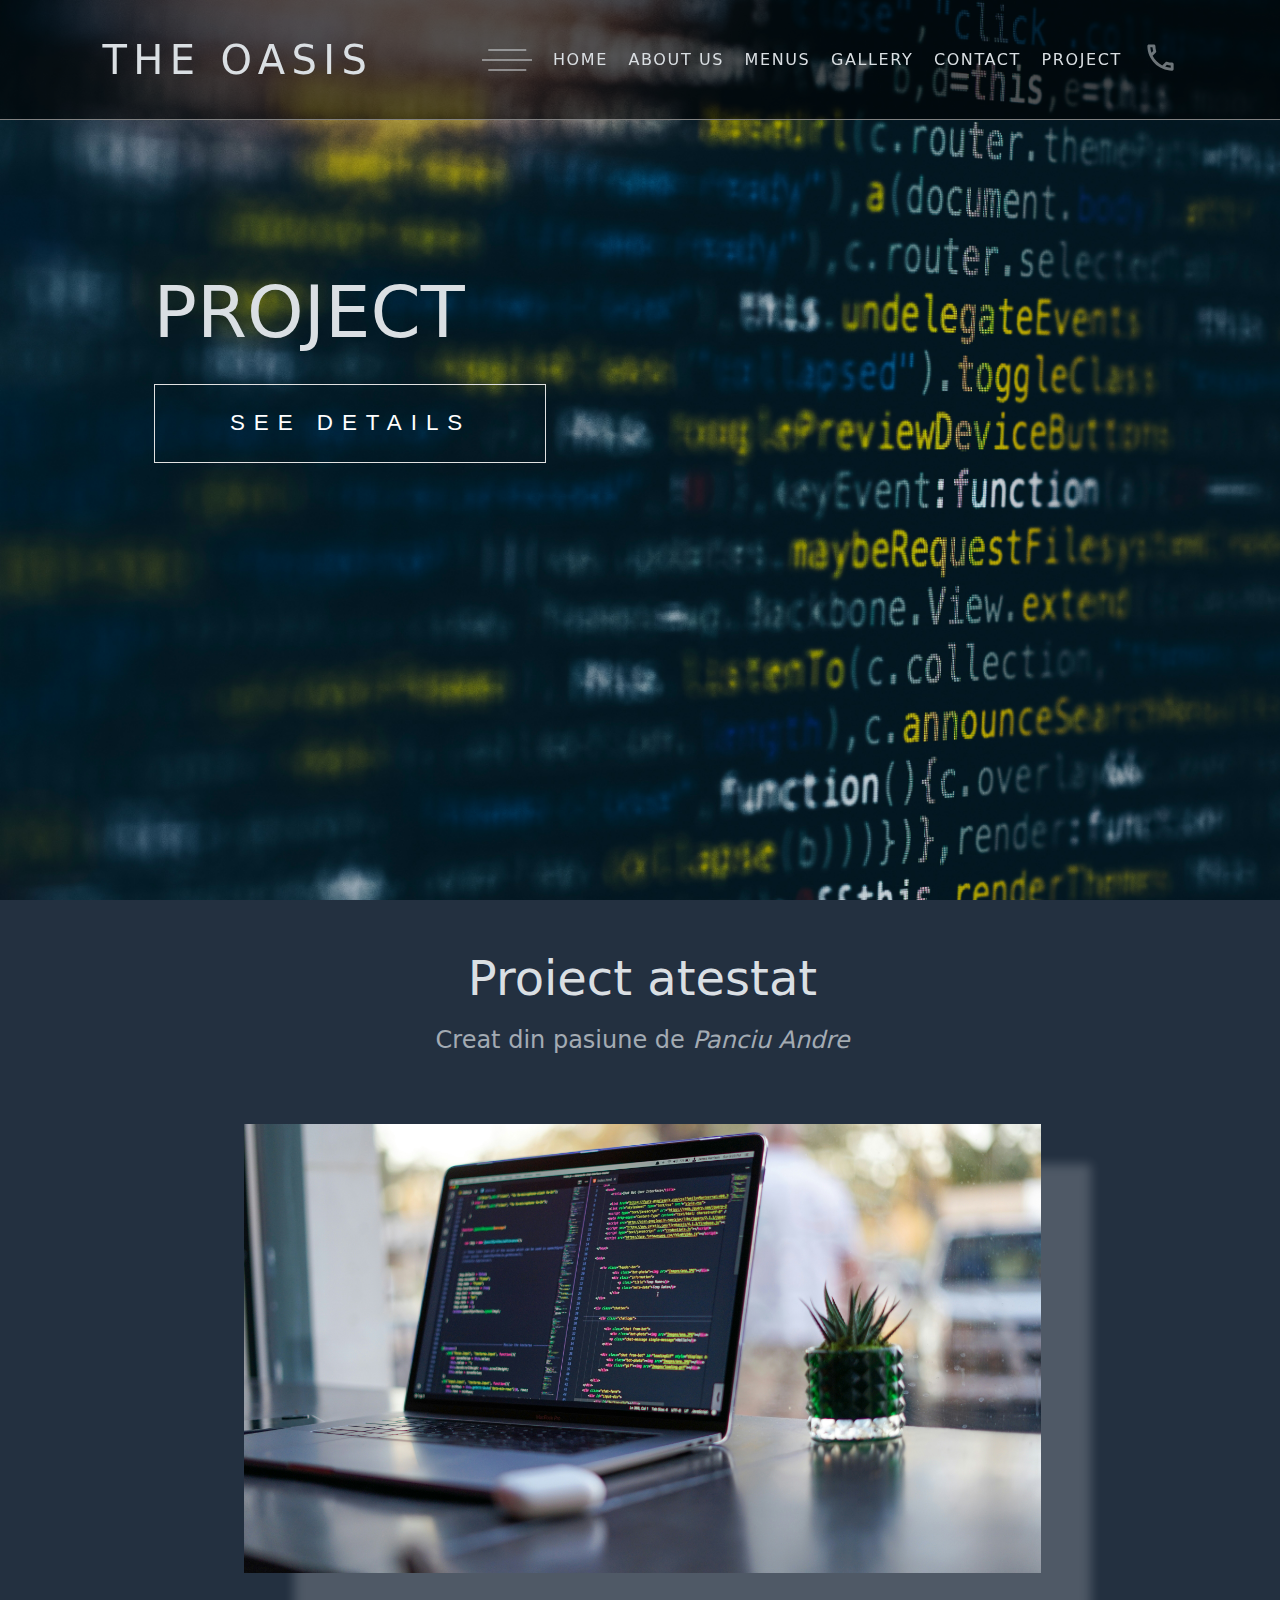
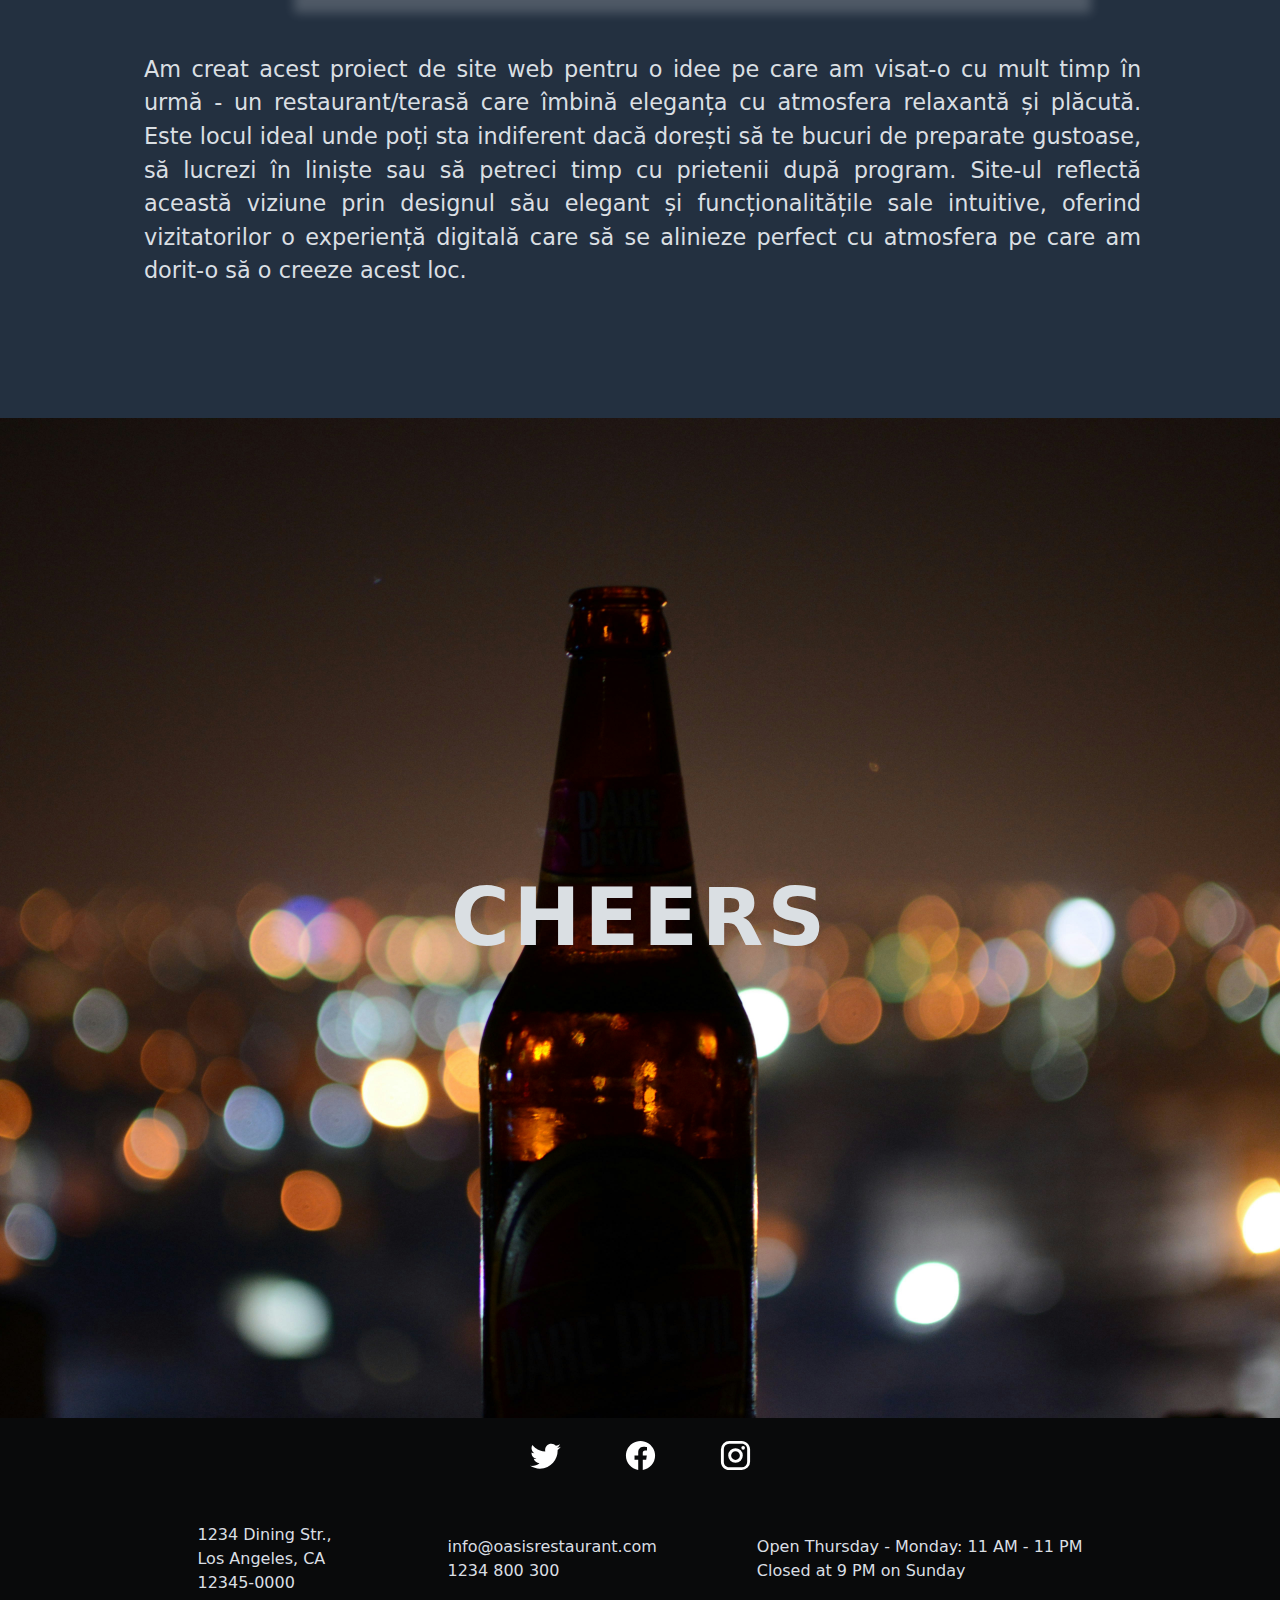
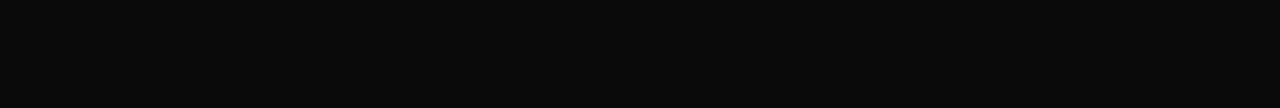
<file: project.html>
<!DOCTYPE html>
<html lang="en" class="project">
  <head>
    <meta charset="UTF-8" />
    <meta http-equiv="X-UA-Compatible" content="IE=edge" />
    <meta name="viewport" content="width=device-width, initial-scale=1.0" />
    <link rel="stylesheet" href="./style.css" />
    <link rel="stylesheet" href="./project-style.css" />
    <script src="main.js" defer></script>
    <title>Oasis</title>
  </head>
  <body>
    <header>
      <div class="title">the oasis</div>
      <nav class="nav">
        <div class="hamburger">
          <span></span>
          <span></span>
          <span></span>
        </div>
        <div class="home nav-section-element">
          <a href="./index.html">home</a>
        </div>
        <div class="about-us nav-section-element">
          <a href="./about-us.html">about us</a>
        </div>
        <div class="menus nav-section-element">
          <a href="./menus.html">menus</a>
        </div>
        <div class="gallery nav-section-element">
          <a href="./gallery.html">gallery</a>
        </div>
        <div class="contact nav-section-element">
          <a href="./contact.html">contact</a>
        </div>
        <div class="project nav-section-element">
          <a href="./project.html">project</a>
        </div>
        <div class="phone">
          <a href="tel:+1234800300" class="phone-link"></a>
          <svg xmlns="http://www.w3.org/2000/svg" viewBox="0 0 24 24">
            <path
              fill="currentColor"
              d="M20,15.5C18.8,15.5 17.5,15.3 16.4,14.9C16.3,14.9 16.2,14.9 16.1,14.9C15.8,14.9 15.6,15 15.4,15.2L13.2,17.4C10.4,15.9 8,13.6 6.6,10.8L8.8,8.6C9.1,8.3 9.2,7.9 9,7.6C8.7,6.5 8.5,5.2 8.5,4C8.5,3.5 8,3 7.5,3H4C3.5,3 3,3.5 3,4C3,13.4 10.6,21 20,21C20.5,21 21,20.5 21,20V16.5C21,16 20.5,15.5 20,15.5M5,5H6.5C6.6,5.9 6.8,6.8 7,7.6L5.8,8.8C5.4,7.6 5.1,6.3 5,5M19,19C17.7,18.9 16.4,18.6 15.2,18.2L16.4,17C17.2,17.2 18.1,17.4 19,17.4V19Z"
            />
          </svg>
        </div>
      </nav>
    </header>
    <div class="menu-popup hidden hidden-content">
      <div class="close-button">
        <?xml version="1.0" encoding="utf-8"?>
        <!-- Generator: Adobe Illustrator 17.1.0, SVG Export Plug-In . SVG Version: 6.00 Build 0)  -->
        <!DOCTYPE svg PUBLIC "-//W3C//DTD SVG 1.1//EN" "http://www.w3.org/Graphics/SVG/1.1/DTD/svg11.dtd">
        <svg
          version="1.1"
          id="Layer_1"
          xmlns="http://www.w3.org/2000/svg"
          xmlns:xlink="http://www.w3.org/1999/xlink"
          x="0px"
          y="0px"
          viewBox="0 0 50 50"
          enable-background="new 0 0 50 50"
          xml:space="preserve"
        >
          <path
            fill="currentColor"
            d="M9.016,40.837c0.195,0.195,0.451,0.292,0.707,0.292c0.256,0,0.512-0.098,0.708-0.293l14.292-14.309
          l14.292,14.309c0.195,0.196,0.451,0.293,0.708,0.293c0.256,0,0.512-0.098,0.707-0.292c0.391-0.39,0.391-1.023,0.001-1.414
          L26.153,25.129L40.43,10.836c0.39-0.391,0.39-1.024-0.001-1.414c-0.392-0.391-1.024-0.391-1.414,0.001L24.722,23.732L10.43,9.423
          c-0.391-0.391-1.024-0.391-1.414-0.001c-0.391,0.39-0.391,1.023-0.001,1.414l14.276,14.293L9.015,39.423
          C8.625,39.813,8.625,40.447,9.016,40.837z"
          />
        </svg>
      </div>
      <nav class="nav">
        <ul>
          <li class="home"><a href="./index.html">home</a></li>
          <li class="about-us"><a href="./about-us.html">about us</a></li>
          <li class="menus"><a href="./menus.html">menus</a></li>
          <li class="gallery"><a href="./gallery.html">gallery</a></li>
          <li class="contact"><a href="./contact.html">contact</a></li>
          <li class="project"><a href="./project.html">project</a></li>
        </ul>
      </nav>
      <div class="contact-info">
        <a href="tel:+1234800300" class="phone-number">1234 800 300</a>
        <a href="./contact.html#book-a-table" class="btn"
          ><div class="btn-inner">book a table</div></a
        >
      </div>
    </div>
    <section class="top-section">
      <div class="background-image"></div>
      <div class="slogan">
        <div class="text">project</div>
        <a href="#project-details" class="btn"
          ><div class="btn-inner">see details</div></a
        >
      </div>
    </section>
    <section class="section-1" id="project-details">
      <div class="header">
        <div class="title">Proiect atestat</div>
        <div class="text">Creat din pasiune de <em>Panciu Andre</em></div>
      </div>
      <img src="./images/laptop.jpg" alt="laptop" class="laptop" />
      <p class="text">
        Am creat acest proiect de site web pentru o idee pe care am visat-o cu
        mult timp în urmă - un restaurant/terasă care îmbină eleganța cu
        atmosfera relaxantă și plăcută. Este locul ideal unde poți sta
        indiferent dacă dorești să te bucuri de preparate gustoase, să lucrezi
        în liniște sau să petreci timp cu prietenii după program. Site-ul
        reflectă această viziune prin designul său elegant și funcționalitățile
        sale intuitive, oferind vizitatorilor o experiență digitală care să se
        alinieze perfect cu atmosfera pe care am dorit-o să o creeze acest loc.
      </p>
    </section>
    <section class="cheers">
      <h1>cheers</h1>
    </section>
    <footer>
      <div class="social-media-icons">
        <div class="twitter-icon social-media-icon">
          <svg xmlns="http://www.w3.org/2000/svg" viewBox="0 0 24 24">
            <path
              fill="currentColor"
              d="M22.46,6C21.69,6.35 20.86,6.58 20,6.69C20.88,6.16 21.56,5.32 21.88,4.31C21.05,4.81 20.13,5.16 19.16,5.36C18.37,4.5 17.26,4 16,4C13.65,4 11.73,5.92 11.73,8.29C11.73,8.63 11.77,8.96 11.84,9.27C8.28,9.09 5.11,7.38 3,4.79C2.63,5.42 2.42,6.16 2.42,6.94C2.42,8.43 3.17,9.75 4.33,10.5C3.62,10.5 2.96,10.3 2.38,10C2.38,10 2.38,10 2.38,10.03C2.38,12.11 3.86,13.85 5.82,14.24C5.46,14.34 5.08,14.39 4.69,14.39C4.42,14.39 4.15,14.36 3.89,14.31C4.43,16 6,17.26 7.89,17.29C6.43,18.45 4.58,19.13 2.56,19.13C2.22,19.13 1.88,19.11 1.54,19.07C3.44,20.29 5.7,21 8.12,21C16,21 20.33,14.46 20.33,8.79C20.33,8.6 20.33,8.42 20.32,8.23C21.16,7.63 21.88,6.87 22.46,6Z"
            />
          </svg>
        </div>
        <div class="facebook-icon social-media-icon">
          <svg xmlns="http://www.w3.org/2000/svg" viewBox="0 0 24 24">
            <path
              fill="currentColor"
              d="M12 2.04C6.5 2.04 2 6.53 2 12.06C2 17.06 5.66 21.21 10.44 21.96V14.96H7.9V12.06H10.44V9.85C10.44 7.34 11.93 5.96 14.22 5.96C15.31 5.96 16.45 6.15 16.45 6.15V8.62H15.19C13.95 8.62 13.56 9.39 13.56 10.18V12.06H16.34L15.89 14.96H13.56V21.96A10 10 0 0 0 22 12.06C22 6.53 17.5 2.04 12 2.04Z"
            />
          </svg>
        </div>
        <div class="instagram-icon social-media-icon">
          <svg xmlns="http://www.w3.org/2000/svg" viewBox="0 0 24 24">
            <path
              fill="currentColor"
              d="M7.8,2H16.2C19.4,2 22,4.6 22,7.8V16.2A5.8,5.8 0 0,1 16.2,22H7.8C4.6,22 2,19.4 2,16.2V7.8A5.8,5.8 0 0,1 7.8,2M7.6,4A3.6,3.6 0 0,0 4,7.6V16.4C4,18.39 5.61,20 7.6,20H16.4A3.6,3.6 0 0,0 20,16.4V7.6C20,5.61 18.39,4 16.4,4H7.6M17.25,5.5A1.25,1.25 0 0,1 18.5,6.75A1.25,1.25 0 0,1 17.25,8A1.25,1.25 0 0,1 16,6.75A1.25,1.25 0 0,1 17.25,5.5M12,7A5,5 0 0,1 17,12A5,5 0 0,1 12,17A5,5 0 0,1 7,12A5,5 0 0,1 12,7M12,9A3,3 0 0,0 9,12A3,3 0 0,0 12,15A3,3 0 0,0 15,12A3,3 0 0,0 12,9Z"
            />
          </svg>
        </div>
      </div>
      <div class="general-info">
        <div class="address-info">
          1234 Dining Str., Los Angeles, CA 12345-0000
        </div>
        <div class="contact-info">
          info@oasisrestaurant.com<br />1234 800 300
        </div>
        <div class="schedule">
          Open Thursday - Monday: 11 AM - 11 PM<br />Closed at 9 PM on Sunday
        </div>
      </div>
    </footer>
  </body>
</html>
</file>
<file: style.css>
html {
  font-family: system-ui, -apple-system, BlinkMacSystemFont, "Segoe UI", Roboto,
    Oxygen, Ubuntu, Cantarell, "Open Sans", "Helvetica Neue", sans-serif;
  background-color: black;
  width: 100vw;
  overflow-x: hidden;
  scroll-behavior: smooth;

  --header-color: #050506;
  --text-color: #dadfe3;
  --color1: #233040;
  --color2: #7a5e40;
}
/* #region consider header for scroll anchors */
#menu,
#gallery,
#get-in-touch,
#book-a-table {
  scroll-margin-top: 100px;
}
/* #endregion */
/* #region reset styling */
body {
  margin: 0;
  padding: 0;
}
ul,
li,
a {
  text-decoration: none;
  list-style-type: none;
  margin: 0;
  padding: 0;
  text-transform: uppercase;
  text-align: center;
}
:is(header, .menu-popup) nav a {
  color: var(--text-color);
}
h1,
p {
  margin: 0;
  padding: 0;
}
/* #endregion */
/* #region button styling */
.btn {
  display: inline-block;
  padding: 13px 20px;
  color: #fff;
  text-decoration: none;
  position: relative;
  background: transparent;
  border: 1px solid #e1e1e1;
  font: 12px/1.2 "Oswald", sans-serif;
  letter-spacing: 0.4em;
  text-align: center;
  text-indent: 2px;
  text-transform: uppercase;
  transition: color 0.1s linear 0.05s;
}
.btn-inner {
  position: relative;
  z-index: 2;
}
.btn::before {
  content: "";
  display: block;
  position: absolute;
  top: 50%;
  left: 0;
  width: 100%;
  height: 1px;
  background: #e1e1e1;
  z-index: 1;
  opacity: 0;
  transition: height 0.2s ease, top 0.2s ease, opacity 0s linear 0.2s;
}
.btn:hover {
  color: #373737;
  transition: color 0.1s linear 0s;
}
.btn:hover::before {
  top: 0;
  height: 100%;
  opacity: 1;
  transition: height 0.2s ease, top 0.2s ease, opacity 0s linear 0s;
}
/* #endregion */
/* #region social media icons */
.social-media-icon {
  height: 35px;
  width: 35px;
  color: white;
  transition: all 0.2s ease-out;
  cursor: pointer;
}
.facebook-icon:hover {
  color: hsl(221, 70%, 70%);
}
.twitter-icon:hover {
  color: #5dbced;
}
.instagram-icon:hover {
  color: #c32aa3;
}
/* #endregion */
/* #region header */
header {
  z-index: 1000;

  display: flex;
  flex-direction: column;

  align-items: center;
  gap: 30px;

  box-sizing: border-box;
  width: 100%;
  height: 170px;
  padding-top: 30px;
  padding-bottom: 30px;
  padding-left: 50px;
  padding-right: 50px;

  background-color: var(--header-color);
  color: var(--text-color);
}
header .title {
  text-transform: uppercase;
  font-size: min(10.65vw, 2.5rem);
  font-weight: 300;
  letter-spacing: 0.4rem;
}
header .nav {
  width: 100%;

  display: flex;
  flex-direction: row;
  align-items: center;
  justify-content: space-between;
}
header .nav-section-element {
  display: none;
}
header .phone {
  position: relative;
}
header .phone-link {
  position: absolute;
  left: 0;
  top: 0;
  height: 100%;
  width: 100%;
}
/* #region hamburger icon */
header .hamburger {
  position: relative;
  height: 22px;
  width: 50px;
}
header .hamburger:hover {
  cursor: pointer;
}
header .hamburger span {
  position: absolute;
  left: 50%;
  transform: translate(-50%, 0);

  background-color: var(--text-color);
  opacity: 0.5;

  width: 100%;
  height: 2px;

  transition: all 0.2s ease-out;
}
header .hamburger:hover span {
  opacity: 1;
}
header .hamburger span:first-child,
header .hamburger span:last-child {
  width: 75%;
}
header .hamburger span:first-child {
  top: 0;
}
header .hamburger span:nth-child(2) {
  top: 10px;
}
header .hamburger span:last-child {
  bottom: 0;
}

/* #region hover animation */
header .hamburger:hover span:last-child {
  bottom: calc(100% - 2px);
}
header .hamburger:hover span:first-child {
  top: calc(100% - 2px);
}
/* #endregion */
/* #endregion */
header .phone {
  width: 35px;
  opacity: 0.5;
  transition: all 0.2s ease-out;
}
@keyframes zoom-in-out {
  0% {
  }
  50% {
    transform: scale(1.1);
  }
  100% {
    transform: scale(1);
  }
}
header .phone:hover {
  cursor: pointer;
  opacity: 1;
  animation: zoom-in-out forwards ease-out 0.2s;
}
/* #endregion */
/* #region menu-popup */
.menu-popup {
  position: fixed;
  right: 0;
  top: 0;

  display: flex;
  flex-direction: column;
  align-items: center;
  justify-content: start;
  gap: 80px;

  box-sizing: border-box;
  height: 100vh;
  width: 100vw;
  padding-top: 25vh;
  padding-left: 20vw;
  padding-right: 20vw;

  background-color: #0d1013;
  color: var(--text-color);
  z-index: 10000;

  overflow: hidden;

  transition: all 0.3s ease-out;
}
.menu-popup.hidden {
  height: 0;
  padding: 0;
}
.menu-popup > * {
  transition: all 0.2s ease-out;
}
.menu-popup.hidden-content > * {
  opacity: 0;
}
.menu-popup .close-button {
  position: absolute;
  right: 10vw;
  top: 30px;

  height: 40px;
  width: 40px;

  transition: all 0.2s ease-out;

  cursor: pointer;
}
.menu-popup .close-button:hover {
  animation: zoom-in-out forwards ease-out 0.2s;
}

.menu-popup ul {
  display: flex;
  flex-direction: column;
  align-items: center;
  justify-content: start;
  gap: 20px;
}
.menu-popup ul li {
  position: relative;
  font-size: 1.5rem;
  font-weight: 300;

  cursor: pointer;
}
.menu-popup ul li::after {
  position: absolute;
  top: auto;
  bottom: 0;
  left: 0;
  transform: translate(0, 7px);
  background-color: currentColor;

  content: "";
  width: 0;
  height: 2px;

  transition: all 0.2s ease-out;
}
.menu-popup ul li:hover::after {
  width: 100%;
}
.menu-popup .contact-info {
  display: flex;
  flex-direction: column;
  align-items: center;
  justify-content: start;
  gap: 40px;
}
.menu-popup .contact-info .phone-number {
  font-size: 2rem;
  font-weight: 300;

  color: #8b59ff;

  cursor: pointer;
}
.menu-popup .contact-info .btn {
  padding-top: 20px;
  padding-bottom: 20px;
  padding-left: 25px;
  padding-right: 25px;

  font-size: 1rem;
}
/* #endregion */
/* #region top-section */
.top-section {
  position: relative;

  width: 100%;
  height: calc(100vh - 170px);
  aspect-ratio: 9/16;
}
.top-section .background-image {
  position: absolute;

  width: 100%;
  height: 100%;

  background-image: url(./restaurant-image-landscape.jpg);
  background-size: cover;
}
.top-section .slogan {
  position: absolute;
  top: 25%;
  left: 50%;
  transform: translate(-50%, 0);

  display: flex;
  flex-direction: column;
  align-items: center;

  width: 80vw;
  overflow: hidden;

  text-transform: uppercase;
  text-align: center;
  color: var(--text-color);
}
.top-section .slogan .text {
  font-size: 3rem;
  font-weight: 500;

  margin-bottom: 30px;
}
.top-section .slogan .btn {
  font-size: 14px;
}
.top-section .general-contact {
  position: absolute;
  top: auto;
  bottom: 0;

  width: 100%;
  padding-top: 10px;
  padding-bottom: 40px;

  display: flex;
  flex-direction: column;
  align-items: center;
  gap: 30px;

  color: var(--text-color);

  backdrop-filter: blur(2px);
}
.top-section .general-contact .social-media {
  width: 100%;
  display: flex;
  flex-direction: row;
  align-items: center;
  justify-content: center;
  gap: 40px;
}
.top-section .general-contact .location {
  display: flex;
  flex-direction: row;
  justify-content: center;
  align-items: center;
  width: 80%;
  font-size: 1.2rem;
}
.top-section .general-contact .location .location-data {
  position: relative;
  text-align: center;
  opacity: 1;
  color: white;
}
.top-section .general-contact .location .map-marker {
  position: absolute;
  height: 1.5rem;
  width: 1.5rem;
  transform: translate(max(-7vw, -30px), 0px);
  color: #f5a637;
}
/* #endregion */
/* #region section-1 */
.section-1 {
  position: relative;

  display: flex;
  flex-direction: column;
  gap: 60px;

  padding-top: 50px;
  padding-bottom: 50px;
  padding-left: 7vw;
  padding-right: 7vw;

  background-color: var(--color1);
  color: var(--text-color);
}
.section-1 .part {
  display: flex;
  flex-direction: column;
  gap: 25px;
}
.section-1 .part .heading .decoration {
  width: 40px;
  height: 4px;
  background-color: var(--color2);
  margin-bottom: 20px;
}
.section-1 .part .heading .text {
  font-size: 1.25rem;
  font-weight: 600;
}
.section-1 .part .description em:hover {
  color: var(--color2);
  transition: all 0.2s ease-out;
}
.section-1 .part .description h1 {
  font-size: min(7.5vw, 2rem);
  margin-bottom: 20px;
}
.section-1 .part .description p {
  font-size: 1.1rem;
  opacity: 0.8;
}
.section-1 .part:first-child .image {
  background-image: url(./images/image-1.jpg);
  background-size: 160%;
  background-position: 60%;
  width: 100%;
  aspect-ratio: 1;
}
.section-1 .part:nth-child(2) .image {
  background-image: url(./images/image-12.jpg);
  background-size: 160%;
  background-position: 60%;
  width: 100%;
  aspect-ratio: 1;
}
.section-1 .part:last-child .image {
  background-image: url(./images/image-6.jpg);
  background-size: 160%;
  background-position: 60%;
  width: 100%;
  aspect-ratio: 1;
}
.section-1 .part .heading .btn {
  display: none;
}
/* #endregion */
/* #region section-2 */
.section-2 .map {
  filter: grayscale(30%) invert(92%) contrast(83%);
}
/* #endregion */
/* #region footer */
footer {
  height: 270px;
  padding-left: 5vw;
  padding-right: 5vw;
  padding-top: 20px;

  display: flex;
  flex-direction: column;
  gap: 20px;

  font-size: 1rem;
  color: var(--text-color);
  background-color: #090a0b;
}
footer .social-media-icons {
  width: 100%;

  display: flex;
  flex-direction: row;
  gap: 60px;
  align-items: center;
  justify-content: center;

  margin-bottom: 10px;
}
footer .general-info {
  display: flex;
  flex-direction: column;
  gap: 30px;
}
footer br {
  margin-bottom: 5px;
}
/* #endregion */

@media only screen and (min-width: 800px) {
  /* #region section-1 */
  .section-1 {
    padding-left: calc(11vw + 5px);
    padding-right: 11vw;
    gap: 200px;
    padding-bottom: 130px;
  }
  .section-1 .part {
    position: relative;
    flex-direction: row;
    align-items: stretch;
    gap: 0px;
  }
  .section-1 .part .description {
    align-self: center;
    transform: translate(0, 20px);
    max-width: 30vw;
  }
  .section-1 .part .heading {
    position: relative;
    transform: translate(0, 60px);
  }
  .section-1 .part .heading .decoration {
    width: 50px;
    height: 7px;
  }
  .section-1 .part .heading .text {
    font-size: min(3rem, 2vw);
  }
  .section-1 .part:first-child .image,
  .section-1 .part:last-child .image {
    aspect-ratio: 9/16;
    width: 20vw;
    background-size: 270%;
    background-position-x: 70%;
    box-shadow: 50px 40px 10px rgba(255, 255, 255, 0.6);
    margin-left: 50px;
    margin-right: 100px;
    flex: 0 0 auto;
  }
  .section-1 .part:nth-child(2) {
    flex-direction: row-reverse;
  }
  .section-1 .part:nth-child(2) .image {
    aspect-ratio: 11/16;
    width: 22vw;
    background-size: 270%;
    background-position-x: 70%;
    box-shadow: -50px 40px 10px rgba(255, 255, 255, 0.2);
    margin-left: 100px;
    margin-right: 50px;
    flex: 0 0 auto;
  }
  .section-1 .part:nth-child(2) .description {
    transform: translate(0, -5vw);
  }
  .section-1 .part:nth-child(2) .heading {
    transform: translate(0, 20vw);
  }
  .section-1 .part .description h1 {
    font-size: min(2.5vw, 3rem);
    margin-bottom: 30px;
  }
  .section-1 .part .description p {
    font-size: min(1.3vw, 1.5rem);
  }
  .section-1 .part .heading .btn {
    display: block;
    position: absolute;
    bottom: 13vw;
    padding-left: min(50px, 2.5vw);
    padding-right: min(50px, 2.5vw);
    padding-top: min(20px, 1vw);
    padding-bottom: min(20px, 1vw);
    font-size: min(1.2rem, 1vw);
  }
  .section-1 .part > .btn {
    display: none;
  }
  /* #endregion */
}
@media only screen and (min-width: 1200px) {
  /* #region header */
  header {
    position: fixed;
    flex-direction: row;
    justify-content: space-between;

    height: 120px;
    padding-left: min(150px, 8vw);
    padding-right: min(150px, 8vw);
    border-bottom: 1px solid grey;

    backdrop-filter: brightness(40%);

    transition: all 0.3s ease-out;
  }
  header:not(.scroll) {
    background-color: transparent;
  }
  header.scroll {
    background-color: var(--header-color);
    height: 100px;
  }
  header .title {
    min-width: 350px;
  }
  header .nav {
    width: 800px;
  }
  header .nav-section-element {
    display: block;

    position: relative;

    text-transform: uppercase;
    letter-spacing: 0.1rem;
  }
  header .nav-section-element:hover {
    cursor: pointer;
  }
  header .nav-section-element::after {
    content: "";

    position: absolute;
    top: auto;
    bottom: 0;
    left: 0;

    transform: translate(0, 10px);
    width: 0;
    height: 2px;

    background-color: white;

    transition: all 0.2s ease-out;
  }
  header .nav-section-element:hover::after {
    width: 100%;
  }
  /* #endregion */
  /* #region menu-popup */
  .menu-popup {
    height: 100vh;
    width: min(22vw, 500px);
    padding-top: 25vh;
    padding-left: 3vw;
    padding-right: 3vw;
  }
  .menu-popup .close-button {
    right: 2vw;
  }
  /* #endregion */
  /* #region top-section */
  .top-section {
    height: 100vh;
  }
  .top-section .slogan {
    left: 32%;
    top: 30%;
    transform: translate(-50%);
    text-align: left;
    align-items: start;
    width: 40vw;
    height: 500px;
  }
  .top-section .slogan .text {
    font-size: 4.5rem;
  }
  .top-section .slogan .btn {
    width: 350px;
    padding-top: 25px;
    padding-bottom: 25px;
    font-size: 1.4rem;
  }
  .top-section .general-contact {
    flex-direction: row;
  }
  .top-section .general-contact .social-media {
    justify-content: start;
    padding-left: 11vw;
    gap: 80px;
  }
  .top-section .general-contact .social-media .social-media-icon {
    padding: 10px;
    background-color: rgba(0, 0, 0, 0.6);
    border-radius: 1000px;
  }
  .top-section .general-contact .location {
    font-size: 2rem;
    font-weight: 300;
    padding-right: 70px;
  }
  .top-section .general-contact .location .map-marker {
    height: 2.2rem;
    width: 2.2rem;
    transform: translate(max(-3vw, -40px), 2px);
  }
  /* #endregion */
  /* #region section-1 */
  .section-1 .part .heading .btn {
    top: 10vw;
    bottom: auto;
  }
  /* #endregion */
  /* #region footer */
  footer {
    gap: 40px;
  }
  footer .general-info {
    flex-direction: row;
    align-items: center;
    justify-content: center;
    gap: 100px;
    line-height: 1.5rem;
  }
  footer .general-info .address-info {
    width: 150px;
  }
  /* #endregion */
}
</file>
<file: contact-style.css>
html.contact .top-section .background-image {
  background-image: url(./images/contact.jpg);
  background-position: 30%;
  background-position-x: 20%;
}

html.contact .section-1 {
  display: flex;
  flex-direction: column;
  align-items: center;
  justify-content: start;

  background-color: #e2dbd2 /* alternative #bfb6aa, #e2dbd2 */;
  color: #212529;
}
html.contact .section-1 .header {
  text-align: center;
}
html.contact .section-1 .header .title {
  font-size: 2rem;
  margin-bottom: 10px;
}
html.contact .section-1 .header .text {
  font-size: 1.1rem;
  opacity: 0.6;
}
html.contact .section-1 .content {
  display: flex;
  flex-direction: column;
  gap: 30px;
}
html.contact .section-1 .content .contact-info {
  display: flex;
  flex-direction: column;
  gap: 20px;
}
html.contact .section-1 .content .contact-info .title {
  text-transform: uppercase;
  font-size: 1.2rem;
  font-weight: 500;
  margin-bottom: 5px;
}
html.contact .section-1 .content .contact-info a {
  color: #3952a4;
  text-decoration: underline;
}
html.contact .section-1 .content .contact-info .address {
  opacity: 0.6;
}
html.contact .section-1 .content form {
  position: relative;

  display: flex;
  flex-direction: column;
  gap: 20px;

  width: 100%;
}
html.contact .section-1 .content form .hidden {
  width: 0;
  overflow: hidden;
  position: absolute;
}
html.contact .section-1 .content form .form-element {
  position: relative;

  box-sizing: border-box;
  width: 100%;

  padding: 15px;
  border-radius: 0;
  border: 2px solid #8c8e9a;

  background-color: transparent;
  outline: none;

  font-size: 1.5rem;
}
html.contact .section-1 .content form .form-element:focus-visible {
  border-color: black;
}
html.contact .section-1 .content form input {
  height: 50px;
}
html.contact .section-1 .content form textarea {
  height: 300px;
  margin-bottom: 10px;
}
html.contact .section-1 .content form .btn {
  color: #171719;
  border-color: #171719;

  cursor: pointer;
}
html.contact .section-1 .content form .btn:hover {
  color: white;
}
html.contact .section-1 .content form .btn::before {
  background-color: #171719;
}
html.contact section#book-a-table {
  display: flex;
  flex-direction: column;
  gap: 60px;
  align-items: center;

  padding-top: 40px;
  padding-bottom: 60px;

  background-color: hsl(200, 5%, 7%);
  color: var(--text-color);
}
html.contact section#book-a-table .header {
  text-align: center;
  width: 85%;
}
html.contact section#book-a-table .header .title {
  font-size: 2rem;
  margin-bottom: 10px;
}
html.contact section#book-a-table .header .text {
  font-size: 1.1rem;
  opacity: 0.8;
}
html.contact section#book-a-table form {
  position: relative;

  display: grid;
  grid-template-columns: 1fr;
  gap: 20px;

  width: 90%;
}
html.contact section#book-a-table form .hidden {
  width: 0;
  overflow: hidden;
  position: absolute;
}
html.contact section#book-a-table form .form-element {
  position: relative;

  box-sizing: border-box;
  width: 100%;

  padding: 15px;
  border-radius: 0;
  border: 1px solid #8c8e9a;

  background-color: #171719;
  color: var(--text-color);

  outline: none;

  font-size: 1.5rem;
}
html.contact section#book-a-table form .form-element:focus-visible {
  border-color: white;
}
html.contact section#book-a-table form .btn {
  grid-column: 1 / -1;

  margin-top: 10px;
  height: 60px;
  font-size: 1.1rem;
}
@media only screen and (min-width: 800px) {
  html.contact .top-section .slogan {
    top: 20%;
  }
  html.contact .section-1 {
    gap: 60px;
    padding-bottom: 60px;
  }
  html.contact .section-1 .content {
    flex-direction: row-reverse;
    gap: 40px;
    width: 80%;
  }
  html.contact .section-1 .content .contact-info {
    gap: 40px;
  }
  html.contact .section-1 .content form .btn {
    width: calc(150px + 18vw);
    height: 50px;
    font-size: 1.1rem;
    margin-top: 10px;
  }
  html.contact section#book-a-table form {
    width: min(85vw, 1700px);
  }
  html.contact section#book-a-table form {
    grid-template-columns: 1fr 1fr;
  }
  html.contact section#book-a-table form .btn {
    width: 600px;
    justify-self: center;

    margin-top: 20px;
  }
}
</file>
<file: menus-style.css>
@media only screen and (max-width: 500px) {
  html.menus .top-section .slogan .text {
    font-size: 2.5rem;
  }
}
/* #region top-section */
html.menus .top-section .background-image {
  background-image: url(./images/menu.jpg);
}
/* #endregion */
/* #region section-1 */
html.menus .section-1 {
  display: flex;
  flex-direction: column;
  align-items: center;
  justify-content: start;

  background-color: #bdb8be /* dadfe3 alternative*/;
  color: #212529;
}
/* #region header */
html.menus .section-1 .header {
  text-align: center;
}
html.menus .section-1 .header .title {
  font-size: 2rem;
  margin-bottom: 10px;
}
html.menus .section-1 .header .text {
  font-size: 1.3rem;
  opacity: 0.6;
}
/* #endregion */
/* #region nav */
html.menus .section-1 nav ul {
  display: flex;
  flex-direction: row;
  justify-content: space-between;
  align-items: center;
  gap: 20px;

  font-weight: 600;
}
html.menus .section-1 nav ul li {
  position: relative;

  cursor: pointer;
}
html.menus .section-1 nav ul li::after {
  content: "";

  position: absolute;
  bottom: 0;
  left: 0;
  width: 0;
  height: 4px;
  transform: translate(0, 5px);

  background-color: currentColor;

  transition: all 0.2s ease-out;
}
html.menus .section-1 nav ul li:hover::after {
  width: 100%;
}
html.menus .section-1 nav.breakfast ul li.breakfast::after,
html.menus .section-1 nav.lunch ul li.lunch::after,
html.menus .section-1 nav.dinner ul li.dinner::after,
html.menus .section-1 nav.drinks ul li.drinks::after {
  width: 100%;
}

/* #endregion */
/* #region dishes-grid */
html.menus .section-1 .dishes-grid {
  height: 1100px;
  width: 100%;
  overflow: hidden;
}
html.menus .section-1 .dishes-grid .dishes-section {
  height: 0;
  width: 100%;
  opacity: 0;

  display: grid;
  grid-template-columns: 1fr;
  justify-content: center;
  align-content: start;
  gap: 20px;

  transition: opacity 0.2s ease-out;
}
html.menus .section-1 nav.breakfast + .dishes-grid .dishes-section.breakfast,
html.menus .section-1 nav.lunch + .dishes-grid .dishes-section.lunch,
html.menus .section-1 nav.dinner + .dishes-grid .dishes-section.dinner,
html.menus .section-1 nav.drinks + .dishes-grid .dishes-section.drinks {
  height: 500px;
  opacity: 1;
}
html.menus .section-1 .dishes-grid .dishes-section .dish {
  display: flex;
  flex-direction: row;
  gap: 15px;
  align-items: center;

  text-transform: capitalize;
  font-size: 1.3rem;

  padding-bottom: 15px;
  border-bottom: 1px solid #212529;

  z-index: 500;
}

html.menus .section-1 .dishes-grid .dishes-section .dish .image {
  background-size: cover;
  background-position: center;

  height: 80px;
  width: 80px;

  border-radius: 4px;
}
html.menus .section-1 .dishes-grid .dishes-section .dish .price {
  margin-left: auto;
  font-size: 1.5rem;
  font-weight: bold;
}

html.menus .section-1 .dishes-grid .dishes-section .dish:hover .price {
  animation: jiggle forwards ease-out 0.2s;
}
/* #endregion */
/* #endregion */
@media only screen and (min-width: 800px) {
  /* #region section-1 */
  html.menus .section-1 {
    gap: 100px;
  }
  /* #endregion */
}
@media only screen and (min-width: 1200px) {
  /* #region section-1 */
  /* #region nav */
  html.menus .section-1 nav ul {
    gap: 50px;
    font-size: 1.5rem;
  }
  html.menus .section-1 nav ul li::after {
    transform: translate(0, 7.5px);
  }
  /* #endregion */
  /* #region dishes-grid */
  html.menus .section-1 .dishes-grid {
    height: 800px;
  }
  html.menus .section-1 .dishes-grid .dishes-section {
    grid-template-columns: 1fr 1fr;
    gap: 40px 60px;
  }
  html.menus .section-1 .dishes-grid .dishes-section .dish .image {
    background-size: cover;
    background-position: center;

    height: 120px;
    width: 120px;

    border-radius: 4px;
  }
  /* #endregion */
  /* #endregion */
}
</file>
<file: project-style.css>
html.project .top-section .background-image {
  background-image: url(./images/project.jpg);
}
html.project .header {
  text-align: center;
}
html.project #project-details {
  gap: 40px;
  display: flex;
  flex-direction: column;
  align-items: center;
}
html.project .header .title {
  font-size: 2.5rem;
  font-weight: 300;
  margin-bottom: 20px;
}
html.project .header .text {
  font-size: 1.5rem;
  opacity: 0.7;
  margin-bottom: 60px;
  margin: 0;
}
html.project img.laptop {
  font-size: 1.1rem;
  line-height: 150%;
  width: calc(min(80vw, 70ch) * 0.8);
  margin-top: 10px;
  margin-bottom: 20px;
  box-shadow: 20px 20px 10px rgba(255, 255, 255, 0.2);
}
html.project p.text {
  text-align: justify;
  width: min(80vw, 70ch);
  font-size: 1.1rem;
  line-height: 150%;
}
html.project em:hover {
  color: var(--color2);
  transition: all 0.2s ease-out;
}
html.project .cheers {
  background-image: url(./images/beer.jpg);
  background-size: cover;
  background-position: center;
  height: 600px;
}
html.project .cheers h1 {
  text-align: center;
  font-size: 3rem;
  height: 100%;
  line-height: 600px;
  letter-spacing: 2px;
  text-transform: uppercase;
  color: var(--text-color);
}
@media only screen and (min-width: 1200px) {
  html.project #project-details {
    scroll-margin-top: 100px;
    gap: 60px;
  }
  html.project .header .title {
    font-size: 3rem;
  }
  html.project .header .text {
    font-size: 1.5rem;
  }
  html.project p.text {
    font-size: 1.4rem;
  }
  html.project img.laptop {
    font-size: 1.4rem;
    box-shadow: 50px 40px 10px rgba(255, 255, 255, 0.2);
  }
  html.project .cheers {
    height: 1000px;
    background-position: 50% 30%;
  }
  html.project .cheers h1 {
    font-size: 5rem;
    line-height: 1000px;
    letter-spacing: 4px;
  }
}
</file>
